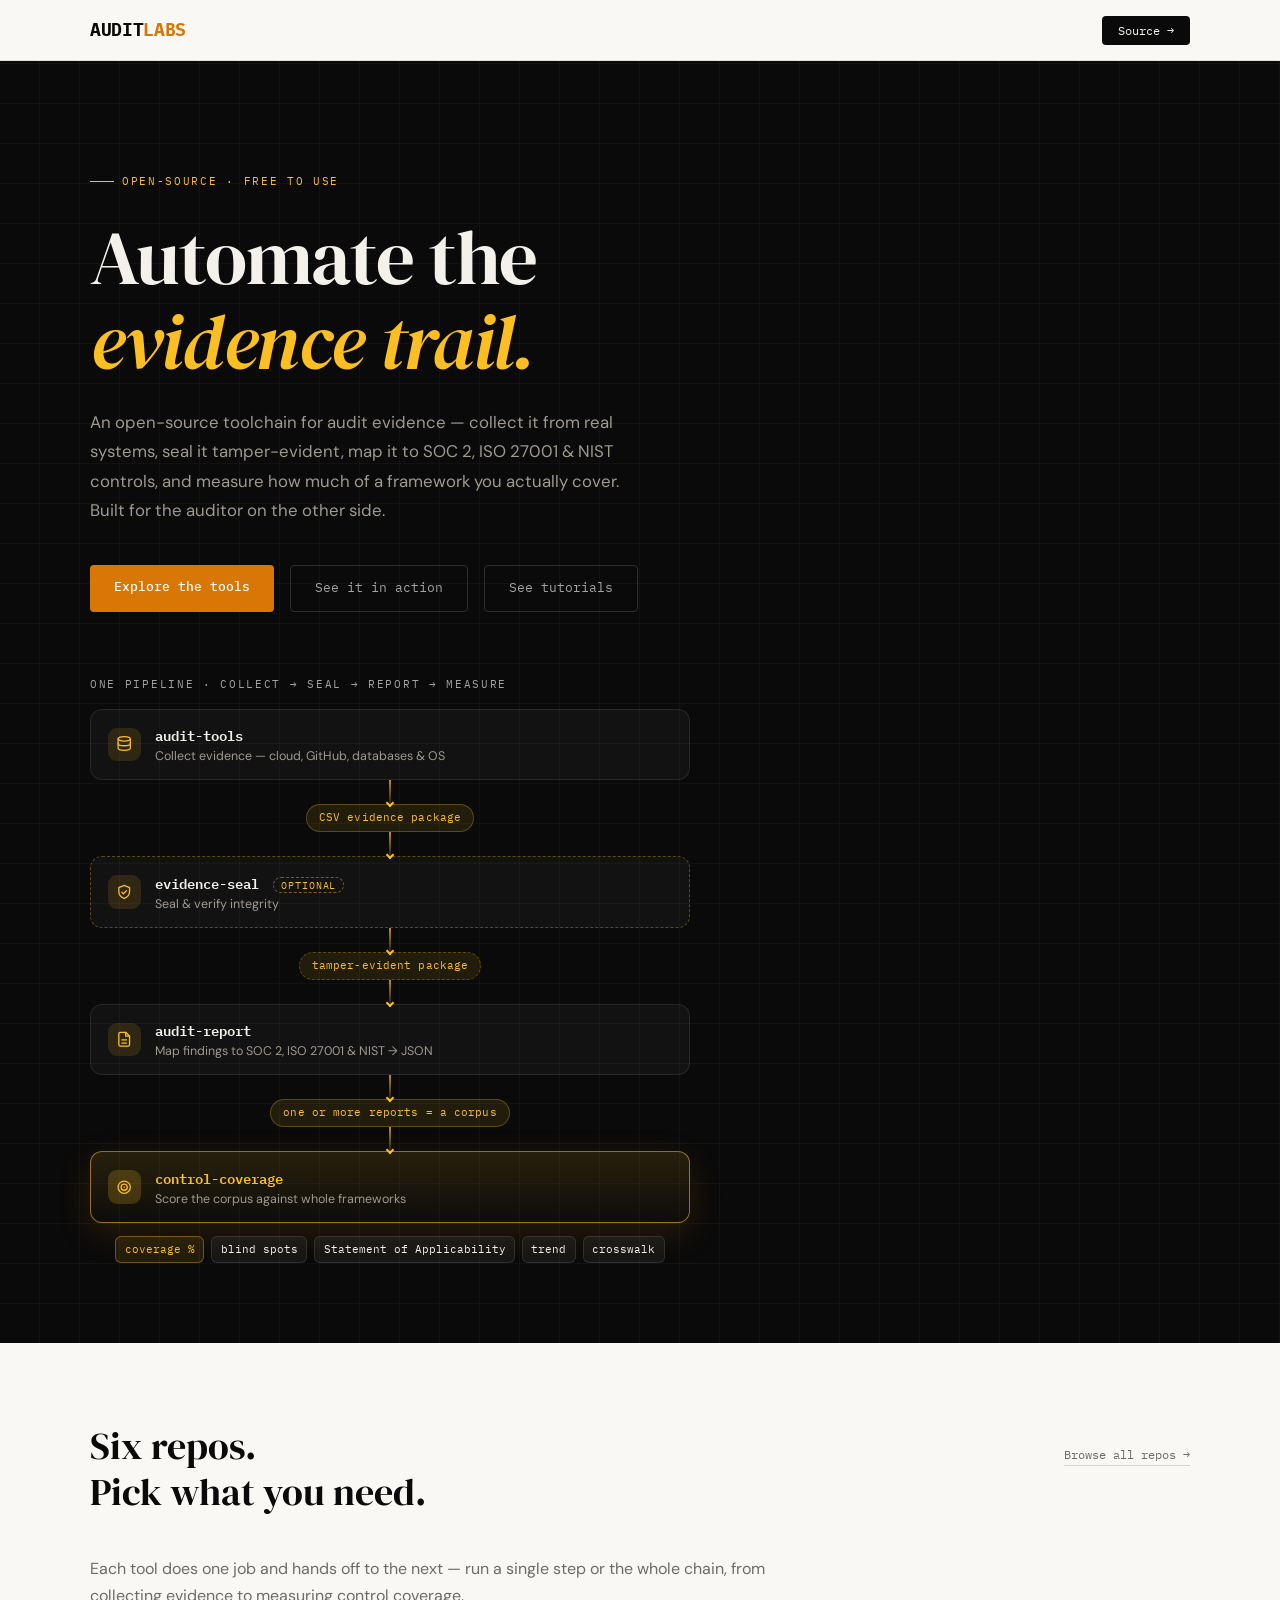
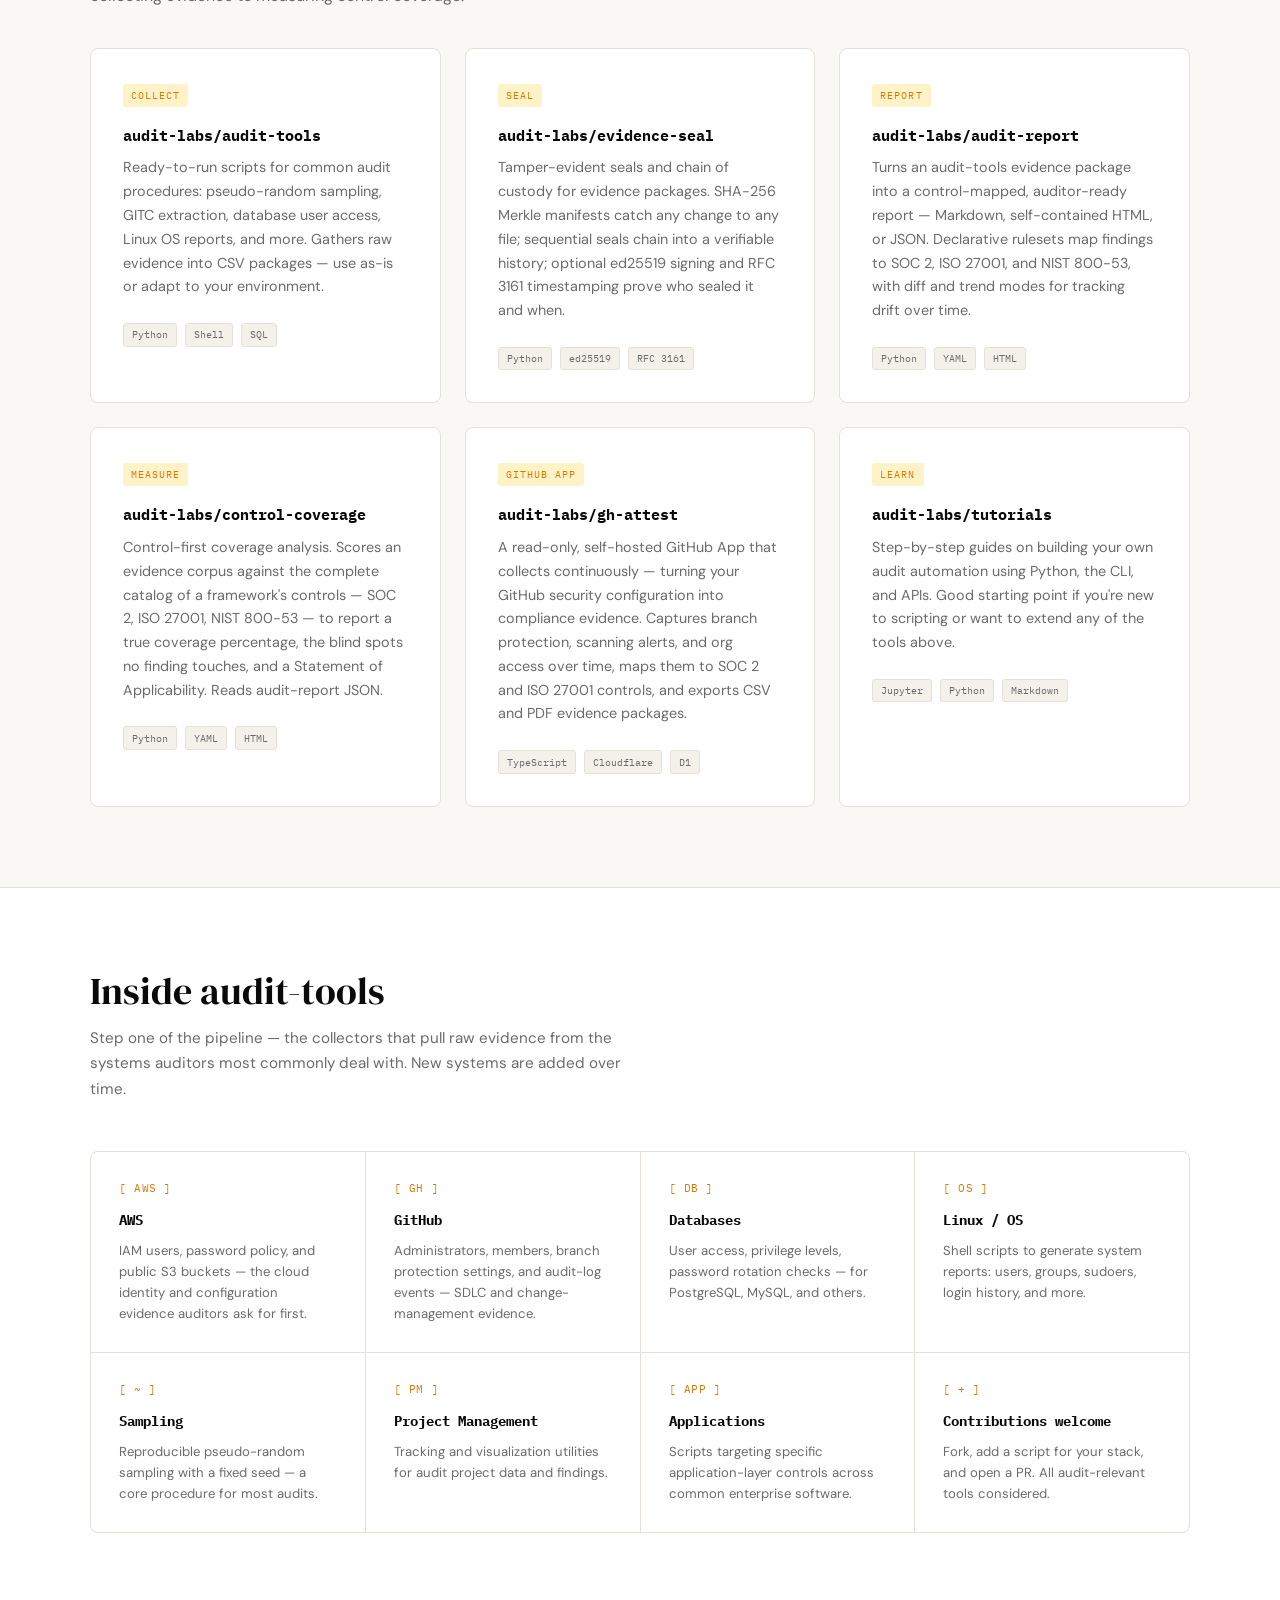
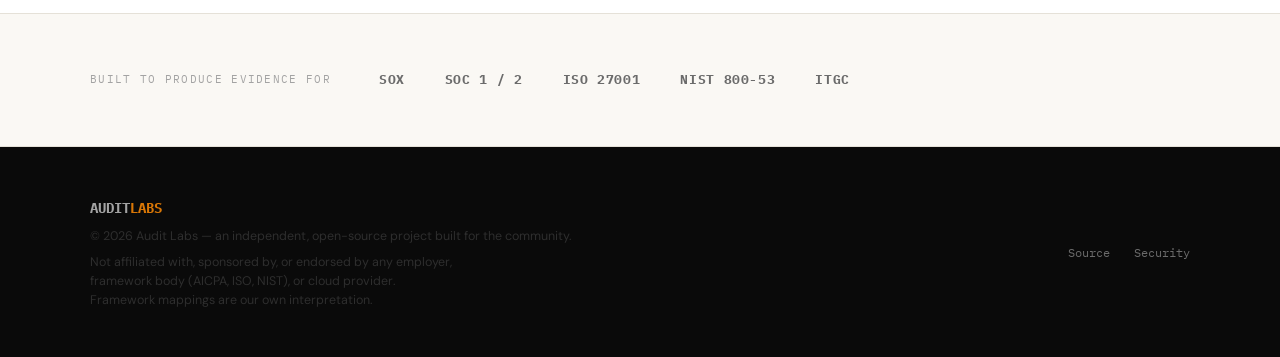
<file: index.html>
<!DOCTYPE html>
<html lang="en">
<head>
    <meta charset="UTF-8">
    <meta name="viewport" content="width=device-width, initial-scale=1.0">
    <title>Audit Labs | Open-source audit evidence toolchain</title>
    <meta name="description" content="An open-source toolchain for audit evidence: collect it from real systems, seal it tamper-evident, map it to SOC 2 / ISO 27001 / NIST controls, and measure how much of a framework you actually cover.">
    <link rel="me" href="https://c.im/@cmc">
    <link rel="preconnect" href="https://fonts.googleapis.com">
    <link href="https://fonts.googleapis.com/css2?family=IBM+Plex+Mono:wght@400;500;700&family=DM+Serif+Display:ital@0;1&family=DM+Sans:wght@400;500;600&display=swap" rel="stylesheet">
    <link rel="stylesheet" href="assets/site.css">
</head>
<body>

<nav>
    <div class="nav-inner">
        <a href="/" class="logo">AUDIT<span>LABS</span></a>
        <ul class="nav-links">
            <li><a href="https://gitbay.org/audit-labs" class="btn-github">Source →</a></li>
        </ul>
    </div>
</nav>
<header class="hero">
    <div class="hero-inner">
        <div class="hero-label">Open-source · Free to use</div>
        <h1>Automate the<br><em>evidence trail.</em></h1>
        <p class="hero-desc">
            An open-source toolchain for audit evidence — collect it from real systems, seal it tamper-evident, map it to SOC&nbsp;2, ISO&nbsp;27001 &amp; NIST controls, and measure how much of a framework you actually cover. Built for the auditor on the other side.
        </p>
        <div class="hero-actions">
            <a href="#repos" class="btn-primary">Explore the tools</a>
            <a href="/walkthrough/" class="btn-secondary">See it in action</a>
            <a href="https://gitbay.org/audit-labs/tutorials" class="btn-secondary">See tutorials</a>
        </div>

        <div class="ecosystem" role="img" aria-label="The Audit Labs pipeline: audit-tools collects evidence into a CSV package; evidence-seal seals and verifies that package; audit-report turns each package into a control-mapped JSON report; one or more reports form a corpus that control-coverage turns into a coverage percentage, blind spots, a Statement of Applicability, trend, and crosswalk.">
            <div class="eco-cap">One pipeline · collect → seal → report → measure</div>

            <div class="eco-node">
                <span class="eco-icon" aria-hidden="true"><svg width="20" height="20" viewBox="0 0 24 24" fill="none" stroke="currentColor" stroke-width="1.7" stroke-linecap="round" stroke-linejoin="round"><ellipse cx="12" cy="5" rx="8" ry="3"/><path d="M4 5v6c0 1.7 3.6 3 8 3s8-1.3 8-3V5"/><path d="M4 11v6c0 1.7 3.6 3 8 3s8-1.3 8-3v-6"/></svg></span>
                <div class="eco-main">
                    <span class="eco-name">audit-tools</span>
                    <span class="eco-role">Collect evidence — cloud, GitHub, databases &amp; OS</span>
                </div>
            </div>

            <div class="eco-connector"></div>
            <span class="eco-artifact">CSV evidence package</span>
            <div class="eco-connector"></div>

            <div class="eco-node eco-node--seal">
                <span class="eco-icon" aria-hidden="true"><svg width="20" height="20" viewBox="0 0 24 24" fill="none" stroke="currentColor" stroke-width="1.7" stroke-linecap="round" stroke-linejoin="round"><path d="M12 3l7 3v5c0 4.5-3 7.5-7 9-4-1.5-7-4.5-7-9V6z"/><path d="M9 12l2 2 4-4"/></svg></span>
                <div class="eco-main">
                    <span class="eco-name">evidence-seal <span class="eco-optional">optional</span></span>
                    <span class="eco-role">Seal &amp; verify integrity</span>
                </div>
            </div>

            <div class="eco-connector"></div>
            <span class="eco-artifact eco-artifact--dashed">tamper-evident package</span>
            <div class="eco-connector"></div>

            <div class="eco-node">
                <span class="eco-icon" aria-hidden="true"><svg width="20" height="20" viewBox="0 0 24 24" fill="none" stroke="currentColor" stroke-width="1.7" stroke-linecap="round" stroke-linejoin="round"><path d="M14 3H7a2 2 0 0 0-2 2v14a2 2 0 0 0 2 2h10a2 2 0 0 0 2-2V8z"/><path d="M14 3v5h5"/><path d="M9 13h6M9 17h6"/></svg></span>
                <div class="eco-main">
                    <span class="eco-name">audit-report</span>
                    <span class="eco-role">Map findings to SOC 2, ISO 27001 &amp; NIST → JSON</span>
                </div>
            </div>

            <div class="eco-connector"></div>
            <span class="eco-artifact">one or more reports = a corpus</span>
            <div class="eco-connector"></div>

            <div class="eco-node eco-node--flagship">
                <span class="eco-icon" aria-hidden="true"><svg width="20" height="20" viewBox="0 0 24 24" fill="none" stroke="currentColor" stroke-width="1.7" stroke-linecap="round" stroke-linejoin="round"><circle cx="12" cy="12" r="8"/><circle cx="12" cy="12" r="4"/><circle cx="12" cy="12" r="1" fill="currentColor" stroke="none"/></svg></span>
                <div class="eco-main">
                    <span class="eco-name">control-coverage</span>
                    <span class="eco-role">Score the corpus against whole frameworks</span>
                </div>
            </div>

            <div class="eco-outputs">
                <span>coverage %</span>
                <span>blind spots</span>
                <span>Statement of Applicability</span>
                <span>trend</span>
                <span>crosswalk</span>
            </div>
        </div>
    </div>
</header>

<section class="repos" id="repos">
    <div class="section-inner">
        <div class="section-header">
            <h2>Six repos.<br>Pick what you need.</h2>
            <a href="https://gitbay.org/audit-labs" class="section-link">Browse all repos →</a>
        </div>
        <p class="lede" style="margin: -0.5rem 0 2.4rem;">Each tool does one job and hands off to the next — run a single step or the whole chain, from collecting evidence to measuring control coverage.</p>
        <div class="repo-grid">
            <a href="https://gitbay.org/audit-labs/audit-tools" class="repo-card">
                <div class="repo-tag">Collect</div>
                <h3>audit-labs/audit-tools</h3>
                <p>Ready-to-run scripts for common audit procedures: pseudo-random sampling, GITC extraction, database user access, Linux OS reports, and more. Gathers raw evidence into CSV packages — use as-is or adapt to your environment.</p>
                <div class="repo-langs">
                    <span class="lang-badge">Python</span>
                    <span class="lang-badge">Shell</span>
                    <span class="lang-badge">SQL</span>
                </div>
            </a>
            <a href="/evidence-seal/" class="repo-card">
                <div class="repo-tag">Seal</div>
                <h3>audit-labs/evidence-seal</h3>
                <p>Tamper-evident seals and chain of custody for evidence packages. SHA-256 Merkle manifests catch any change to any file; sequential seals chain into a verifiable history; optional ed25519 signing and RFC 3161 timestamping prove who sealed it and when.</p>
                <div class="repo-langs">
                    <span class="lang-badge">Python</span>
                    <span class="lang-badge">ed25519</span>
                    <span class="lang-badge">RFC 3161</span>
                </div>
            </a>
            <a href="/audit-report/" class="repo-card">
                <div class="repo-tag">Report</div>
                <h3>audit-labs/audit-report</h3>
                <p>Turns an audit-tools evidence package into a control-mapped, auditor-ready report — Markdown, self-contained HTML, or JSON. Declarative rulesets map findings to SOC 2, ISO 27001, and NIST 800-53, with diff and trend modes for tracking drift over time.</p>
                <div class="repo-langs">
                    <span class="lang-badge">Python</span>
                    <span class="lang-badge">YAML</span>
                    <span class="lang-badge">HTML</span>
                </div>
            </a>
            <a href="/control-coverage/" class="repo-card">
                <div class="repo-tag">Measure</div>
                <h3>audit-labs/control-coverage</h3>
                <p>Control-first coverage analysis. Scores an evidence corpus against the complete catalog of a framework's controls — SOC 2, ISO 27001, NIST 800-53 — to report a true coverage percentage, the blind spots no finding touches, and a Statement of Applicability. Reads audit-report JSON.</p>
                <div class="repo-langs">
                    <span class="lang-badge">Python</span>
                    <span class="lang-badge">YAML</span>
                    <span class="lang-badge">HTML</span>
                </div>
            </a>
            <a href="/gh-attest/" class="repo-card">
                <div class="repo-tag">GitHub App</div>
                <h3>audit-labs/gh-attest</h3>
                <p>A read-only, self-hosted GitHub App that collects continuously — turning your GitHub security configuration into compliance evidence. Captures branch protection, scanning alerts, and org access over time, maps them to SOC 2 and ISO 27001 controls, and exports CSV and PDF evidence packages.</p>
                <div class="repo-langs">
                    <span class="lang-badge">TypeScript</span>
                    <span class="lang-badge">Cloudflare</span>
                    <span class="lang-badge">D1</span>
                </div>
            </a>
            <a href="https://gitbay.org/audit-labs/tutorials" class="repo-card">
                <div class="repo-tag">Learn</div>
                <h3>audit-labs/tutorials</h3>
                <p>Step-by-step guides on building your own audit automation using Python, the CLI, and APIs. Good starting point if you're new to scripting or want to extend any of the tools above.</p>
                <div class="repo-langs">
                    <span class="lang-badge">Jupyter</span>
                    <span class="lang-badge">Python</span>
                    <span class="lang-badge">Markdown</span>
                </div>
            </a>
        </div>
    </div>
</section>

<section class="tools">
    <div class="section-inner">
        <div class="tools-intro">
            <h2>Inside audit-tools</h2>
            <p>Step one of the pipeline — the collectors that pull raw evidence from the systems auditors most commonly deal with. New systems are added over time.</p>
        </div>
        <div class="tool-list">
            <div class="tool-item">
                <div class="tool-icon">[ AWS ]</div>
                <h4>AWS</h4>
                <p>IAM users, password policy, and public S3 buckets — the cloud identity and configuration evidence auditors ask for first.</p>
            </div>
            <div class="tool-item">
                <div class="tool-icon">[ GH ]</div>
                <h4>GitHub</h4>
                <p>Administrators, members, branch protection settings, and audit-log events — SDLC and change-management evidence.</p>
            </div>
            <div class="tool-item">
                <div class="tool-icon">[ DB ]</div>
                <h4>Databases</h4>
                <p>User access, privilege levels, password rotation checks — for PostgreSQL, MySQL, and others.</p>
            </div>
            <div class="tool-item">
                <div class="tool-icon">[ OS ]</div>
                <h4>Linux / OS</h4>
                <p>Shell scripts to generate system reports: users, groups, sudoers, login history, and more.</p>
            </div>
            <div class="tool-item">
                <div class="tool-icon">[ ~ ]</div>
                <h4>Sampling</h4>
                <p>Reproducible pseudo-random sampling with a fixed seed — a core procedure for most audits.</p>
            </div>
            <div class="tool-item">
                <div class="tool-icon">[ PM ]</div>
                <h4>Project Management</h4>
                <p>Tracking and visualization utilities for audit project data and findings.</p>
            </div>
            <div class="tool-item">
                <div class="tool-icon">[ APP ]</div>
                <h4>Applications</h4>
                <p>Scripts targeting specific application-layer controls across common enterprise software.</p>
            </div>
            <div class="tool-item">
                <div class="tool-icon">[ + ]</div>
                <h4>Contributions welcome</h4>
                <p>Fork, add a script for your stack, and open a PR. All audit-relevant tools considered.</p>
            </div>
        </div>
    </div>
</section>

<section class="frameworks">
    <div class="frameworks-inner">
        <span class="frameworks-label">Built to produce evidence for</span>
        <div class="frameworks-list">
            <span class="framework-tag">SOX</span>
            <span class="framework-tag">SOC 1 / 2</span>
            <span class="framework-tag">ISO 27001</span>
            <span class="framework-tag">NIST 800-53</span>
            <span class="framework-tag">ITGC</span>
        </div>
    </div>
</section>


<footer>
    <div class="footer-inner">
        <div class="footer-left">
            <a href="/" class="footer-logo">AUDIT<span>LABS</span></a>
            <p>© 2026 Audit Labs — an independent, open-source project built for the community.</p>
            <p class="footer-note">Not affiliated with, sponsored by, or endorsed by any employer, framework body (AICPA, ISO, NIST), or cloud provider. Framework mappings are our own interpretation.</p>
        </div>
        <div class="footer-links">
            <a href="https://gitbay.org/audit-labs">Source</a>
            <a href="mailto:security@audit-labs.dev">Security</a>
        </div>
    </div>
</footer>

</body>
</html>
</file>
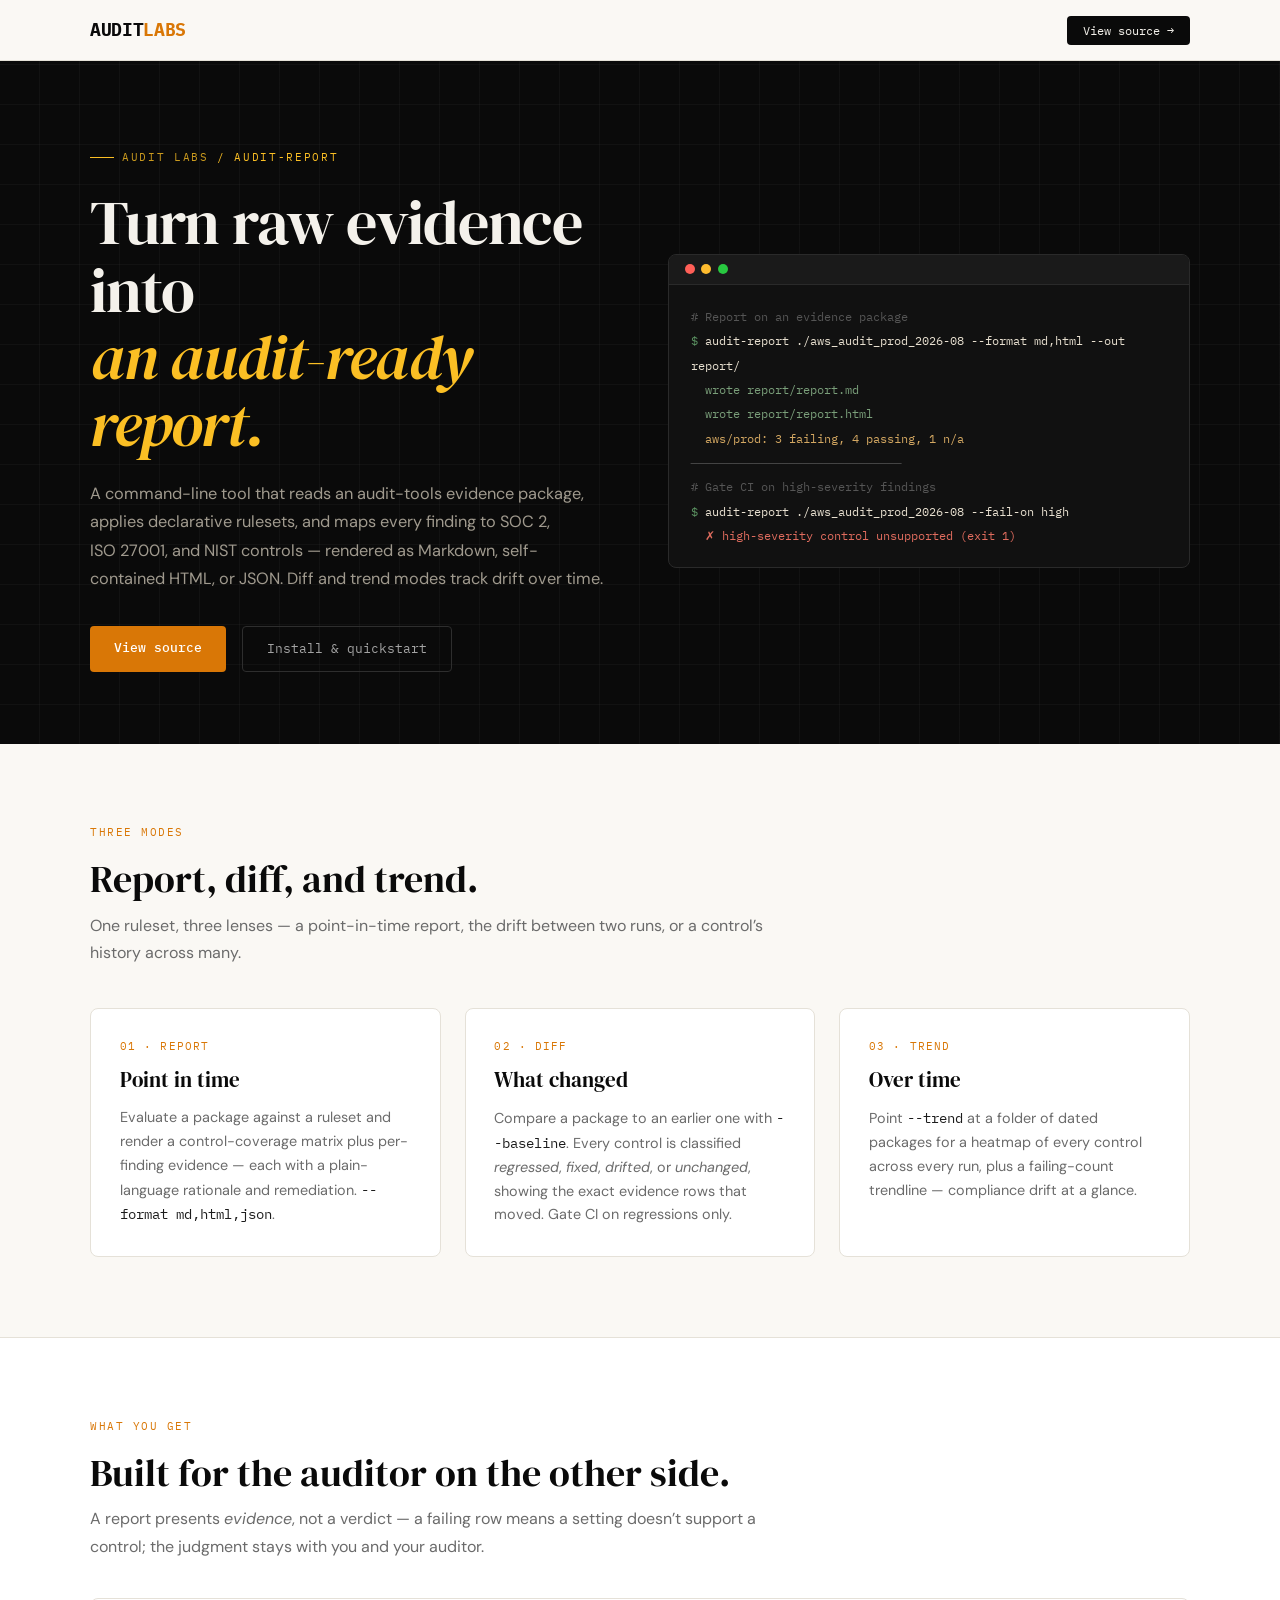
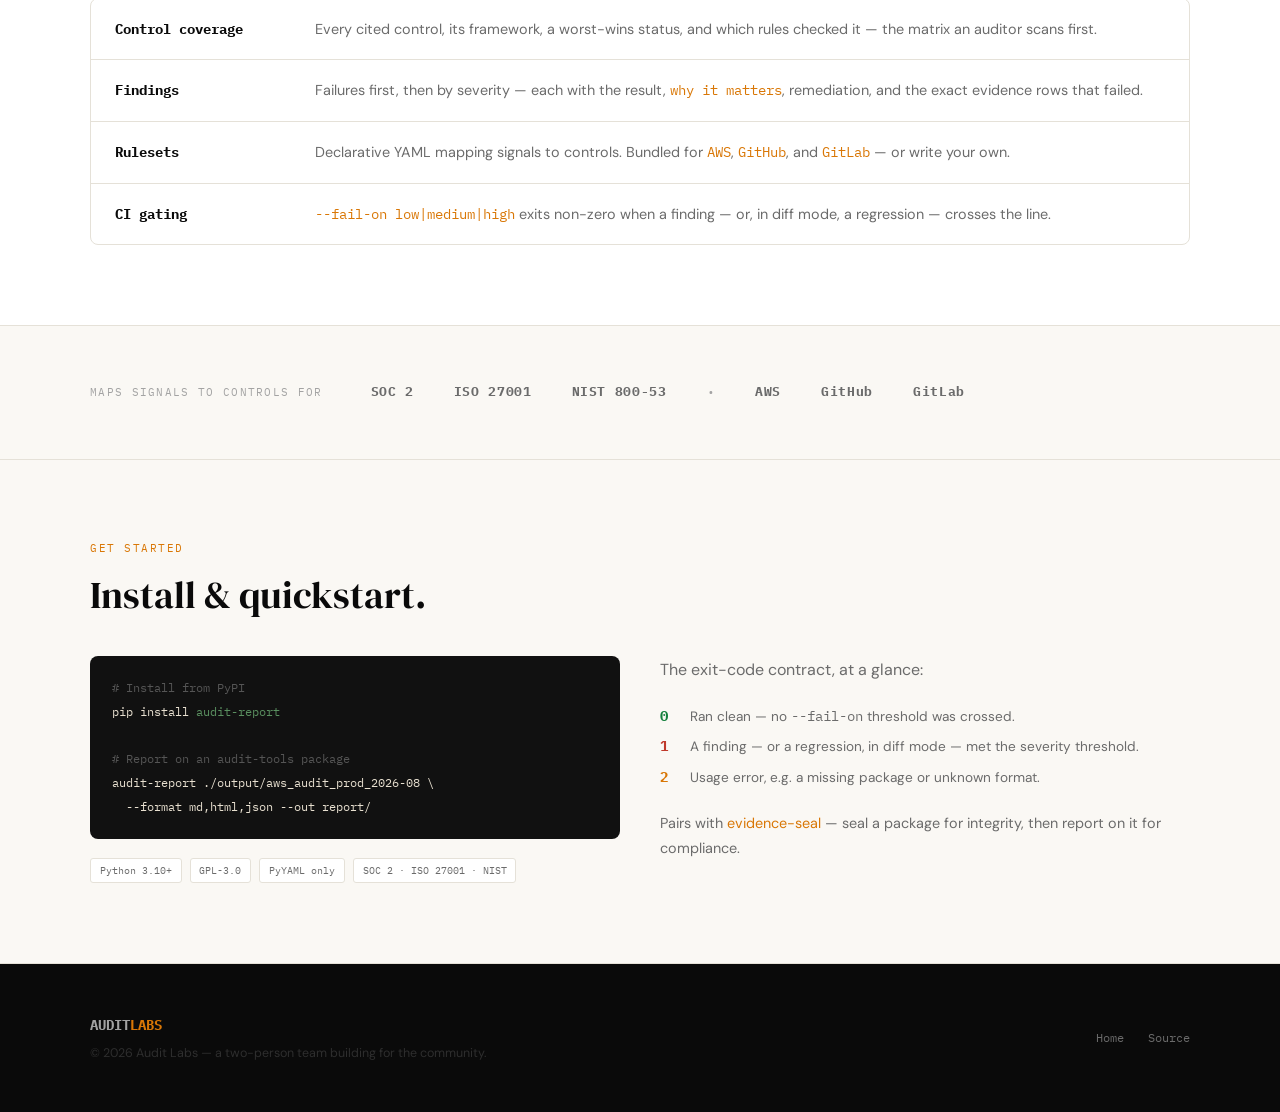
<file: audit-report/index.html>
<!DOCTYPE html>
<html lang="en">
<head>
    <meta charset="UTF-8">
    <meta name="viewport" content="width=device-width, initial-scale=1.0">
    <title>audit-report | Audit Labs</title>
    <meta name="description" content="Turn audit-tools evidence packages into control-mapped, auditor-ready reports (Markdown, HTML, JSON) with SOC 2, ISO 27001 and NIST mappings, plus diff and trend modes.">
    <link rel="preconnect" href="https://fonts.googleapis.com">
    <link href="https://fonts.googleapis.com/css2?family=IBM+Plex+Mono:wght@400;500;700&family=DM+Serif+Display:ital@0;1&family=DM+Sans:wght@400;500;600&display=swap" rel="stylesheet">
    <link rel="stylesheet" href="../assets/site.css">
</head>
<body>

<nav>
    <div class="nav-inner">
        <a href="/" class="logo">AUDIT<span>LABS</span></a>
        <ul class="nav-links">
            <li><a href="https://gitbay.org/audit-labs/audit-report" class="btn-github">View source →</a></li>
        </ul>
    </div>
</nav>
<header class="hero split">
    <div class="hero-inner">
        <div>
            <div class="crumb"><a href="/">Audit Labs</a> / audit-report</div>
            <h1>Turn raw evidence into<br><em>an audit-ready report.</em></h1>
            <p class="hero-desc">
                A command-line tool that reads an audit-tools evidence package, applies declarative
                rulesets, and maps every finding to SOC&nbsp;2, ISO&nbsp;27001, and NIST controls &mdash;
                rendered as Markdown, self-contained HTML, or JSON. Diff and trend modes track drift over time.
            </p>
            <div class="hero-actions">
                <a href="https://gitbay.org/audit-labs/audit-report" class="btn-primary">View source</a>
                <a href="#install" class="btn-secondary">Install &amp; quickstart</a>
            </div>
        </div>
        <div class="terminal">
            <div class="terminal-bar"><div class="dot dot-red"></div><div class="dot dot-yellow"></div><div class="dot dot-green"></div></div>
            <div class="terminal-body">
                <span class="t-comment"># Report on an evidence package</span><br>
                <span class="t-prompt">$</span> <span class="t-cmd">audit-report ./aws_audit_prod_2026-08 --format md,html --out report/</span><br>
                <span class="t-out">&nbsp;&nbsp;wrote report/report.md</span><br>
                <span class="t-out">&nbsp;&nbsp;wrote report/report.html</span><br>
                <span class="t-path">&nbsp;&nbsp;aws/prod: 3 failing, 4 passing, 1 n/a</span><br>
                <span class="t-dim">──────────────────────────────</span><br>
                <span class="t-comment"># Gate CI on high-severity findings</span><br>
                <span class="t-prompt">$</span> <span class="t-cmd">audit-report ./aws_audit_prod_2026-08 --fail-on high</span><br>
                <span class="t-bad">&nbsp;&nbsp;✗ high-severity control unsupported  (exit 1)</span>
            </div>
        </div>
    </div>
</header>

<section>
    <div class="section-inner">
        <div class="eyebrow">Three modes</div>
        <h2>Report, diff, and trend.</h2>
        <p class="lede">One ruleset, three lenses &mdash; a point-in-time report, the drift between two runs, or a control&rsquo;s history across many.</p>
        <div class="guarantees">
            <div class="card">
                <div class="num">01 · REPORT</div>
                <h3>Point in time</h3>
                <p>Evaluate a package against a ruleset and render a control-coverage matrix plus per-finding evidence &mdash; each with a plain-language rationale and remediation. <span class="mono">--format md,html,json</span>.</p>
            </div>
            <div class="card">
                <div class="num">02 · DIFF</div>
                <h3>What changed</h3>
                <p>Compare a package to an earlier one with <span class="mono">--baseline</span>. Every control is classified <em>regressed</em>, <em>fixed</em>, <em>drifted</em>, or <em>unchanged</em>, showing the exact evidence rows that moved. Gate CI on regressions only.</p>
            </div>
            <div class="card">
                <div class="num">03 · TREND</div>
                <h3>Over time</h3>
                <p>Point <span class="mono">--trend</span> at a folder of dated packages for a heatmap of every control across every run, plus a failing-count trendline &mdash; compliance drift at a glance.</p>
            </div>
        </div>
    </div>
</section>

<section class="cmds">
    <div class="section-inner">
        <div class="eyebrow">What you get</div>
        <h2>Built for the auditor on the other side.</h2>
        <p class="lede">A report presents <em>evidence</em>, not a verdict &mdash; a failing row means a setting doesn&rsquo;t support a control; the judgment stays with you and your auditor.</p>
        <div class="cmd-list">
            <div class="cmd-row"><div class="cmd-name">Control coverage</div><div class="cmd-desc">Every cited control, its framework, a worst-wins status, and which rules checked it &mdash; the matrix an auditor scans first.</div></div>
            <div class="cmd-row"><div class="cmd-name">Findings</div><div class="cmd-desc">Failures first, then by severity &mdash; each with the result, <span class="mono">why it matters</span>, remediation, and the exact evidence rows that failed.</div></div>
            <div class="cmd-row"><div class="cmd-name">Rulesets</div><div class="cmd-desc">Declarative YAML mapping signals to controls. Bundled for <span class="mono">AWS</span>, <span class="mono">GitHub</span>, and <span class="mono">GitLab</span> &mdash; or write your own.</div></div>
            <div class="cmd-row"><div class="cmd-name">CI gating</div><div class="cmd-desc"><span class="mono">--fail-on low|medium|high</span> exits non-zero when a finding &mdash; or, in diff mode, a regression &mdash; crosses the line.</div></div>
        </div>
    </div>
</section>

<section class="frameworks">
    <div class="frameworks-inner">
        <span class="frameworks-label">Maps signals to controls for</span>
        <div class="frameworks-list">
            <span class="framework-tag">SOC 2</span>
            <span class="framework-tag">ISO 27001</span>
            <span class="framework-tag">NIST 800-53</span>
            <span class="framework-tag" style="color:var(--gray-4);">·</span>
            <span class="framework-tag">AWS</span>
            <span class="framework-tag">GitHub</span>
            <span class="framework-tag">GitLab</span>
        </div>
    </div>
</section>

<section class="install" id="install">
    <div class="section-inner">
        <div class="eyebrow">Get started</div>
        <h2>Install &amp; quickstart.</h2>
        <div class="install-grid">
            <div>
                <pre><span class="c"># Install from PyPI</span>
pip install <span class="p">audit-report</span>

<span class="c"># Report on an audit-tools package</span>
audit-report ./output/aws_audit_prod_2026-08 \
  --format md,html,json --out report/</pre>
                <div class="badges">
                    <span class="badge">Python 3.10+</span>
                    <span class="badge">GPL-3.0</span>
                    <span class="badge">PyYAML only</span>
                    <span class="badge">SOC 2 · ISO 27001 · NIST</span>
                </div>
            </div>
            <div>
                <p class="lede">The exit-code contract, at a glance:</p>
                <div class="exit">
                    <div class="e"><span class="code g">0</span><span>Ran clean &mdash; no <span class="mono">--fail-on</span> threshold was crossed.</span></div>
                    <div class="e"><span class="code r">1</span><span>A finding &mdash; or a regression, in diff mode &mdash; met the severity threshold.</span></div>
                    <div class="e"><span class="code a">2</span><span>Usage error, e.g. a missing package or unknown format.</span></div>
                </div>
                <p class="lede" style="margin-top:1.4rem; font-size:.9rem;">
                    Pairs with <a href="/evidence-seal/" style="color:var(--amber); text-decoration:none;">evidence-seal</a>
                    &mdash; seal a package for integrity, then report on it for compliance.
                </p>
            </div>
        </div>
    </div>
</section>


<footer>
    <div class="footer-inner">
        <div class="footer-left">
            <a href="/" class="footer-logo">AUDIT<span>LABS</span></a>
            <p>© 2026 Audit Labs — a two-person team building for the community.</p>
        </div>
        <div class="footer-links">
            <a href="/">Home</a>
            <a href="https://gitbay.org/audit-labs">Source</a>
        </div>
    </div>
</footer>

</body>
</html>
</file>
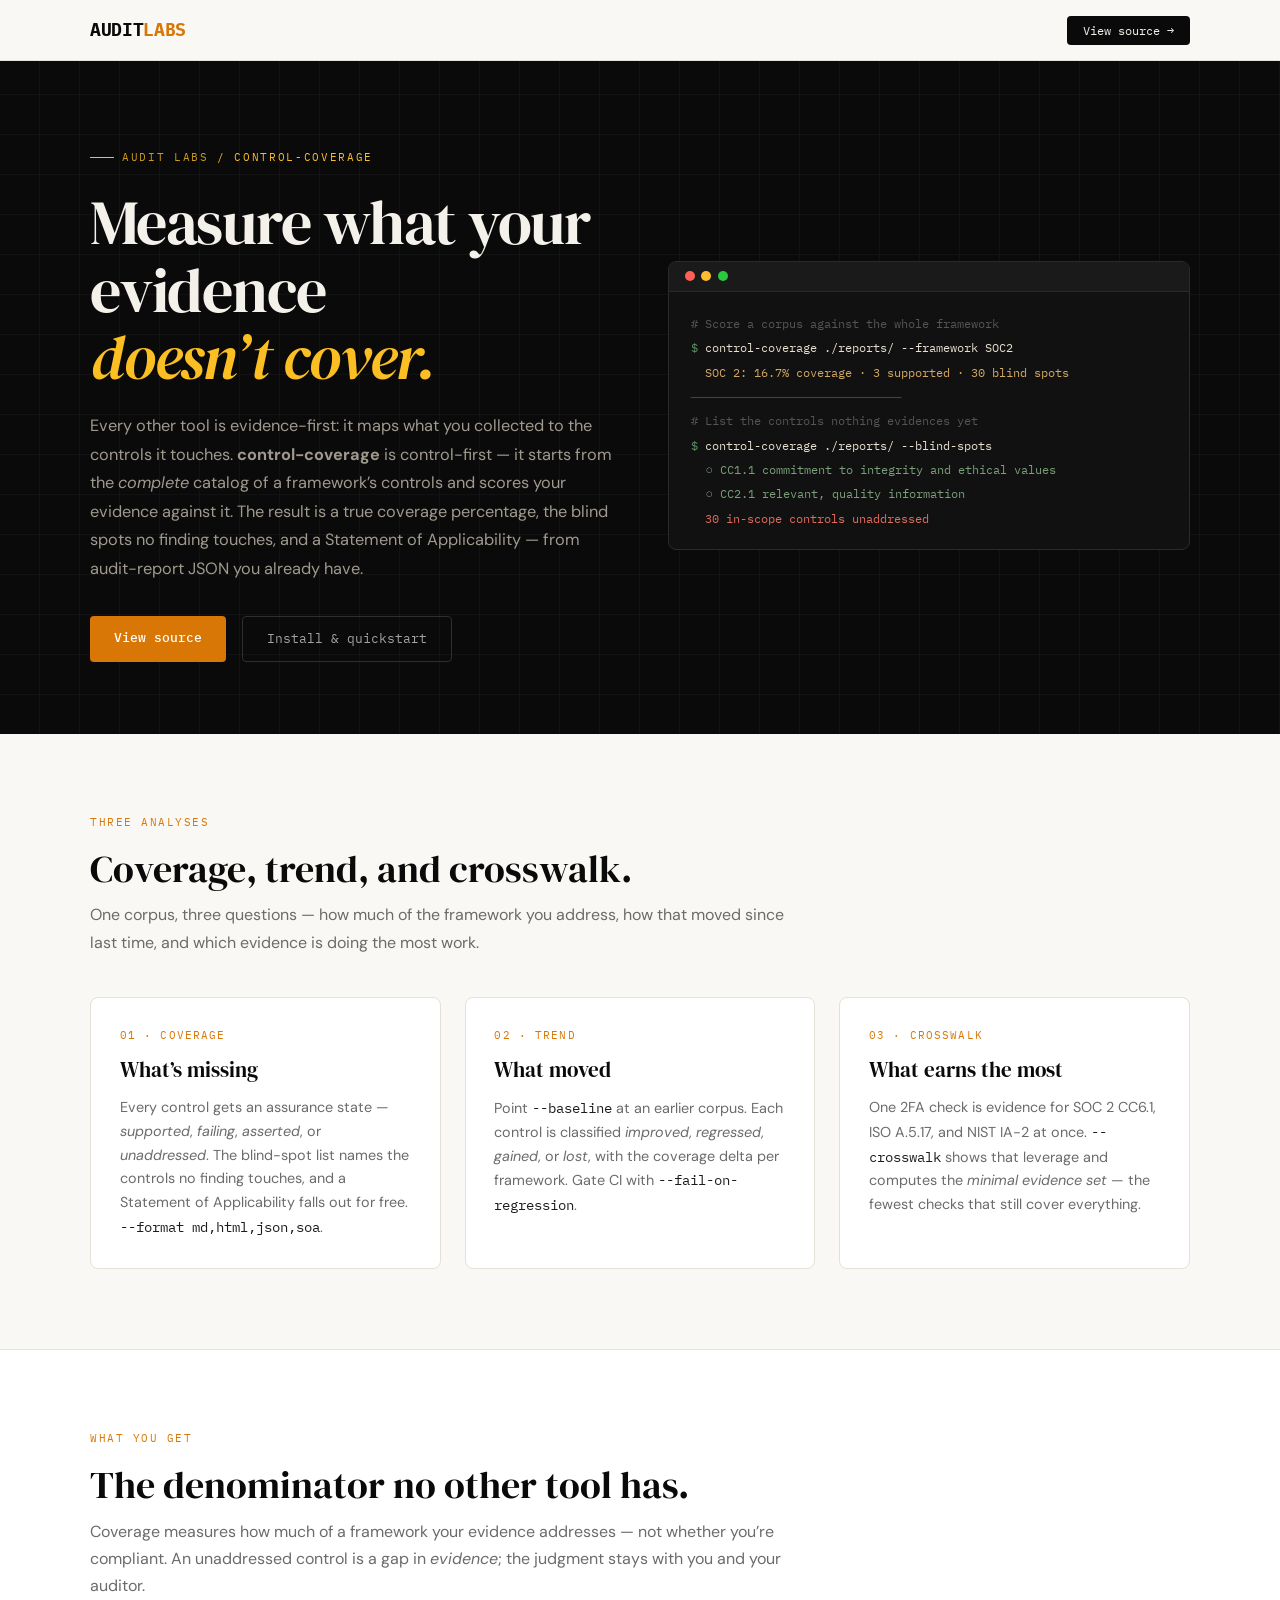
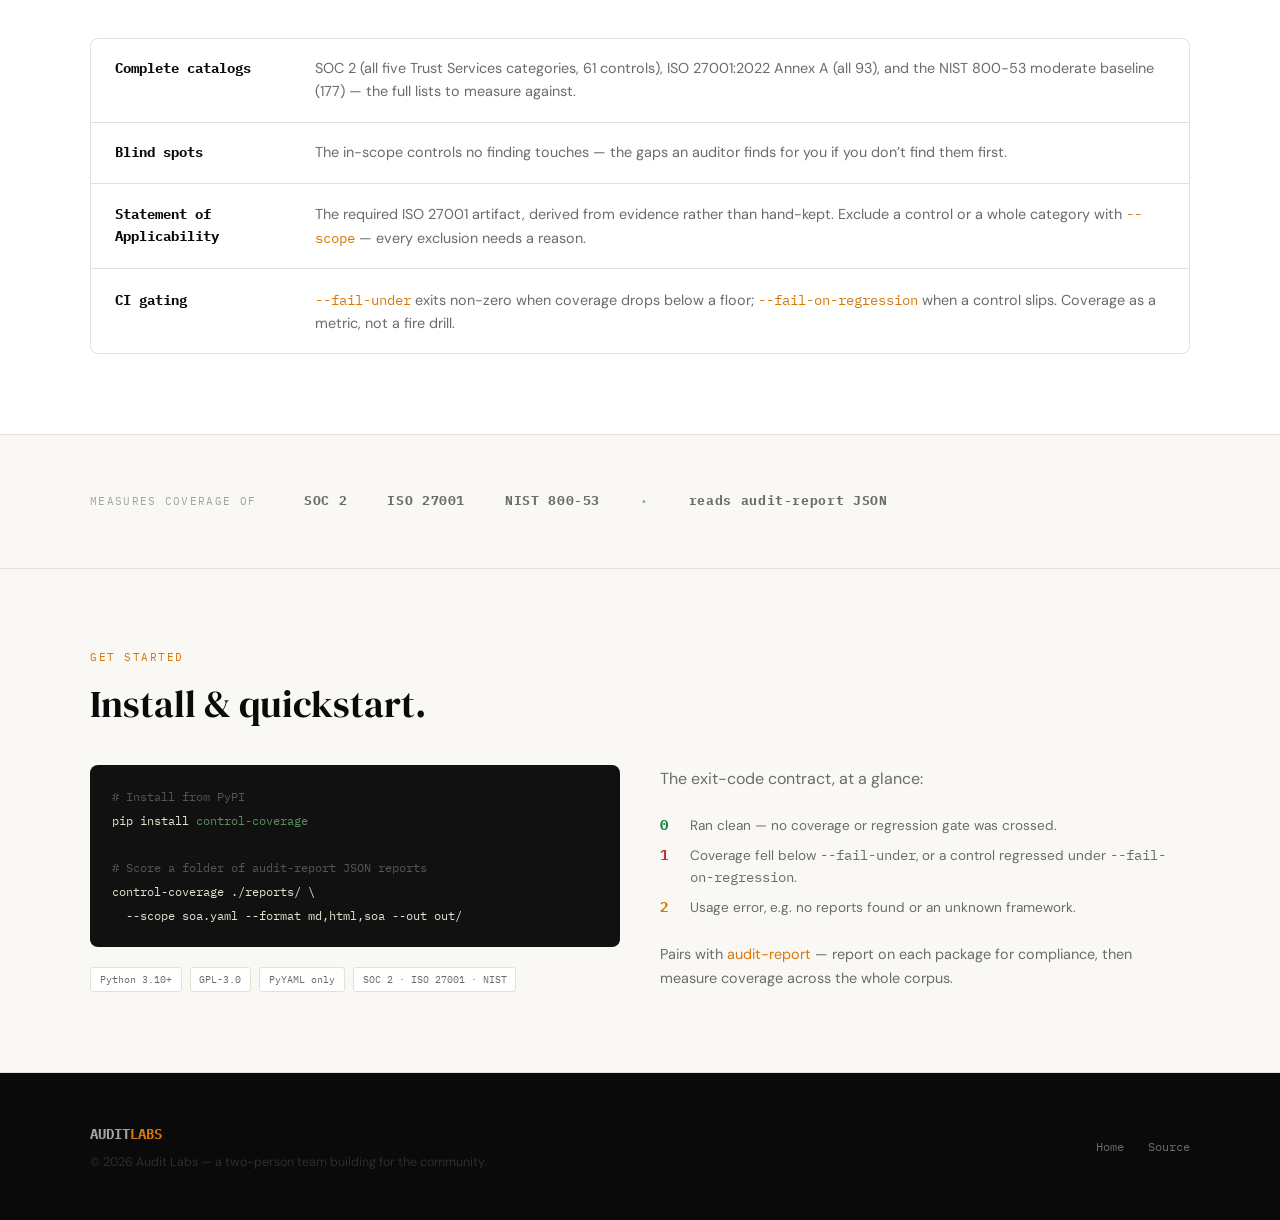
<file: control-coverage/index.html>
<!DOCTYPE html>
<html lang="en">
<head>
    <meta charset="UTF-8">
    <meta name="viewport" content="width=device-width, initial-scale=1.0">
    <title>control-coverage | Audit Labs</title>
    <meta name="description" content="Control-first coverage and blind-spot analysis. Scores an evidence corpus against the complete catalog of a framework&#x27;s controls — SOC 2, ISO 27001, NIST 800-53 — for a true coverage percentage, the blind spots no finding touches, and a Statement of Applicability.">
    <link rel="preconnect" href="https://fonts.googleapis.com">
    <link href="https://fonts.googleapis.com/css2?family=IBM+Plex+Mono:wght@400;500;700&family=DM+Serif+Display:ital@0;1&family=DM+Sans:wght@400;500;600&display=swap" rel="stylesheet">
    <link rel="stylesheet" href="../assets/site.css">
</head>
<body>

<nav>
    <div class="nav-inner">
        <a href="/" class="logo">AUDIT<span>LABS</span></a>
        <ul class="nav-links">
            <li><a href="https://gitbay.org/audit-labs/control-coverage" class="btn-github">View source →</a></li>
        </ul>
    </div>
</nav>
<header class="hero split">
    <div class="hero-inner">
        <div>
            <div class="crumb"><a href="/">Audit Labs</a> / control-coverage</div>
            <h1>Measure what your evidence<br><em>doesn&rsquo;t cover.</em></h1>
            <p class="hero-desc">
                Every other tool is evidence-first: it maps what you collected to the controls it
                touches. <strong>control-coverage</strong> is control-first &mdash; it starts from the
                <em>complete</em> catalog of a framework&rsquo;s controls and scores your evidence against
                it. The result is a true coverage percentage, the blind spots no finding touches, and a
                Statement of Applicability &mdash; from audit-report JSON you already have.
            </p>
            <div class="hero-actions">
                <a href="https://gitbay.org/audit-labs/control-coverage" class="btn-primary">View source</a>
                <a href="#install" class="btn-secondary">Install &amp; quickstart</a>
            </div>
        </div>
        <div class="terminal">
            <div class="terminal-bar"><div class="dot dot-red"></div><div class="dot dot-yellow"></div><div class="dot dot-green"></div></div>
            <div class="terminal-body">
                <span class="t-comment"># Score a corpus against the whole framework</span><br>
                <span class="t-prompt">$</span> <span class="t-cmd">control-coverage ./reports/ --framework SOC2</span><br>
                <span class="t-path">&nbsp;&nbsp;SOC 2: 16.7% coverage · 3 supported · 30 blind spots</span><br>
                <span class="t-dim">──────────────────────────────</span><br>
                <span class="t-comment"># List the controls nothing evidences yet</span><br>
                <span class="t-prompt">$</span> <span class="t-cmd">control-coverage ./reports/ --blind-spots</span><br>
                <span class="t-out">&nbsp;&nbsp;○ CC1.1  commitment to integrity and ethical values</span><br>
                <span class="t-out">&nbsp;&nbsp;○ CC2.1  relevant, quality information</span><br>
                <span class="t-bad">&nbsp;&nbsp;30 in-scope controls unaddressed</span>
            </div>
        </div>
    </div>
</header>

<section>
    <div class="section-inner">
        <div class="eyebrow">Three analyses</div>
        <h2>Coverage, trend, and crosswalk.</h2>
        <p class="lede">One corpus, three questions &mdash; how much of the framework you address, how that moved since last time, and which evidence is doing the most work.</p>
        <div class="guarantees">
            <div class="card">
                <div class="num">01 · COVERAGE</div>
                <h3>What&rsquo;s missing</h3>
                <p>Every control gets an assurance state &mdash; <em>supported</em>, <em>failing</em>, <em>asserted</em>, or <em>unaddressed</em>. The blind-spot list names the controls no finding touches, and a Statement of Applicability falls out for free. <span class="mono">--format md,html,json,soa</span>.</p>
            </div>
            <div class="card">
                <div class="num">02 · TREND</div>
                <h3>What moved</h3>
                <p>Point <span class="mono">--baseline</span> at an earlier corpus. Each control is classified <em>improved</em>, <em>regressed</em>, <em>gained</em>, or <em>lost</em>, with the coverage delta per framework. Gate CI with <span class="mono">--fail-on-regression</span>.</p>
            </div>
            <div class="card">
                <div class="num">03 · CROSSWALK</div>
                <h3>What earns the most</h3>
                <p>One 2FA check is evidence for SOC&nbsp;2 CC6.1, ISO A.5.17, and NIST IA-2 at once. <span class="mono">--crosswalk</span> shows that leverage and computes the <em>minimal evidence set</em> &mdash; the fewest checks that still cover everything.</p>
            </div>
        </div>
    </div>
</section>

<section class="cmds">
    <div class="section-inner">
        <div class="eyebrow">What you get</div>
        <h2>The denominator no other tool has.</h2>
        <p class="lede">Coverage measures how much of a framework your evidence addresses &mdash; not whether you&rsquo;re compliant. An unaddressed control is a gap in <em>evidence</em>; the judgment stays with you and your auditor.</p>
        <div class="cmd-list">
            <div class="cmd-row"><div class="cmd-name">Complete catalogs</div><div class="cmd-desc">SOC&nbsp;2 (all five Trust Services categories, 61 controls), ISO&nbsp;27001:2022 Annex&nbsp;A (all 93), and the NIST 800-53 moderate baseline (177) &mdash; the full lists to measure against.</div></div>
            <div class="cmd-row"><div class="cmd-name">Blind spots</div><div class="cmd-desc">The in-scope controls no finding touches &mdash; the gaps an auditor finds for you if you don&rsquo;t find them first.</div></div>
            <div class="cmd-row"><div class="cmd-name">Statement of Applicability</div><div class="cmd-desc">The required ISO&nbsp;27001 artifact, derived from evidence rather than hand-kept. Exclude a control or a whole category with <span class="mono">--scope</span> &mdash; every exclusion needs a reason.</div></div>
            <div class="cmd-row"><div class="cmd-name">CI gating</div><div class="cmd-desc"><span class="mono">--fail-under</span> exits non-zero when coverage drops below a floor; <span class="mono">--fail-on-regression</span> when a control slips. Coverage as a metric, not a fire drill.</div></div>
        </div>
    </div>
</section>

<section class="frameworks">
    <div class="frameworks-inner">
        <span class="frameworks-label">Measures coverage of</span>
        <div class="frameworks-list">
            <span class="framework-tag">SOC 2</span>
            <span class="framework-tag">ISO 27001</span>
            <span class="framework-tag">NIST 800-53</span>
            <span class="framework-tag" style="color:var(--gray-4);">·</span>
            <span class="framework-tag">reads audit-report JSON</span>
        </div>
    </div>
</section>

<section class="install" id="install">
    <div class="section-inner">
        <div class="eyebrow">Get started</div>
        <h2>Install &amp; quickstart.</h2>
        <div class="install-grid">
            <div>
                <pre><span class="c"># Install from PyPI</span>
pip install <span class="p">control-coverage</span>

<span class="c"># Score a folder of audit-report JSON reports</span>
control-coverage ./reports/ \
  --scope soa.yaml --format md,html,soa --out out/</pre>
                <div class="badges">
                    <span class="badge">Python 3.10+</span>
                    <span class="badge">GPL-3.0</span>
                    <span class="badge">PyYAML only</span>
                    <span class="badge">SOC 2 · ISO 27001 · NIST</span>
                </div>
            </div>
            <div>
                <p class="lede">The exit-code contract, at a glance:</p>
                <div class="exit">
                    <div class="e"><span class="code g">0</span><span>Ran clean &mdash; no coverage or regression gate was crossed.</span></div>
                    <div class="e"><span class="code r">1</span><span>Coverage fell below <span class="mono">--fail-under</span>, or a control regressed under <span class="mono">--fail-on-regression</span>.</span></div>
                    <div class="e"><span class="code a">2</span><span>Usage error, e.g. no reports found or an unknown framework.</span></div>
                </div>
                <p class="lede" style="margin-top:1.4rem; font-size:.9rem;">
                    Pairs with <a href="/audit-report/" style="color:var(--amber); text-decoration:none;">audit-report</a>
                    &mdash; report on each package for compliance, then measure coverage across the whole corpus.
                </p>
            </div>
        </div>
    </div>
</section>


<footer>
    <div class="footer-inner">
        <div class="footer-left">
            <a href="/" class="footer-logo">AUDIT<span>LABS</span></a>
            <p>© 2026 Audit Labs — a two-person team building for the community.</p>
        </div>
        <div class="footer-links">
            <a href="/">Home</a>
            <a href="https://gitbay.org/audit-labs">Source</a>
        </div>
    </div>
</footer>

</body>
</html>
</file>
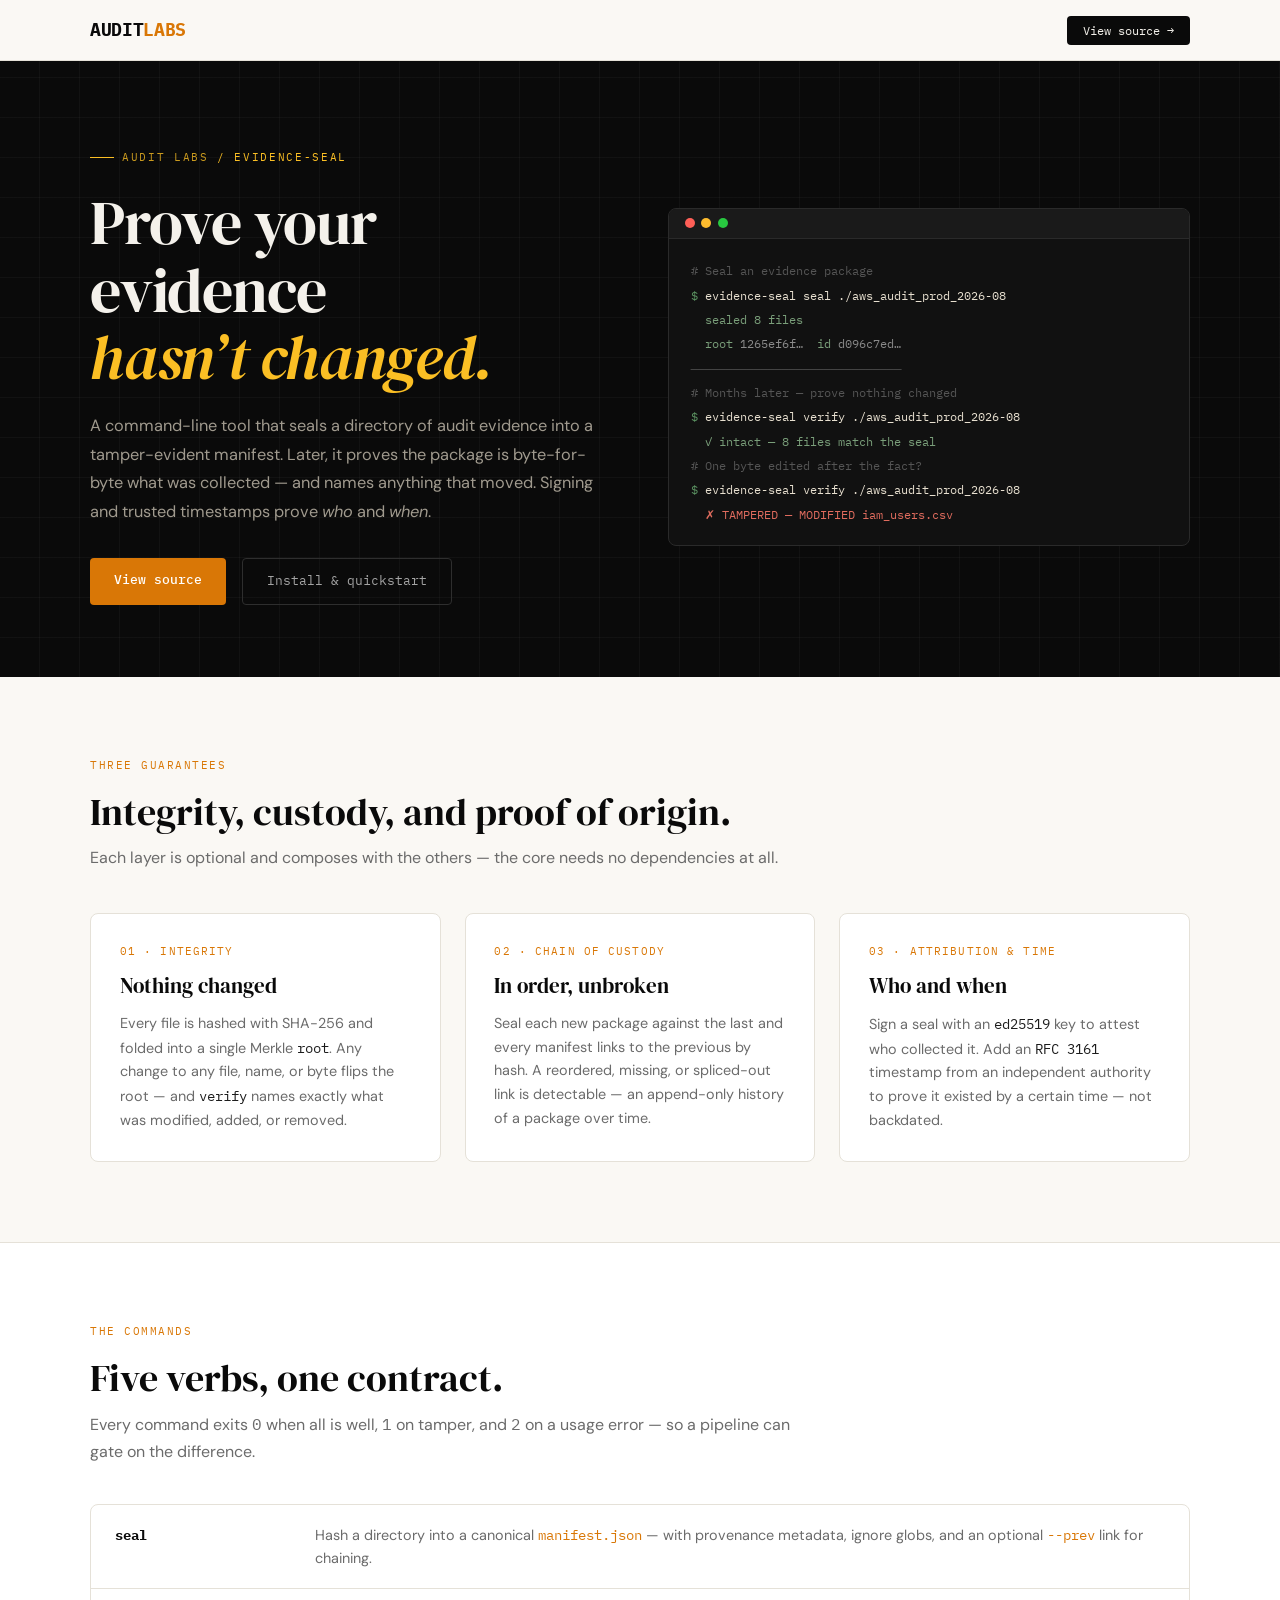
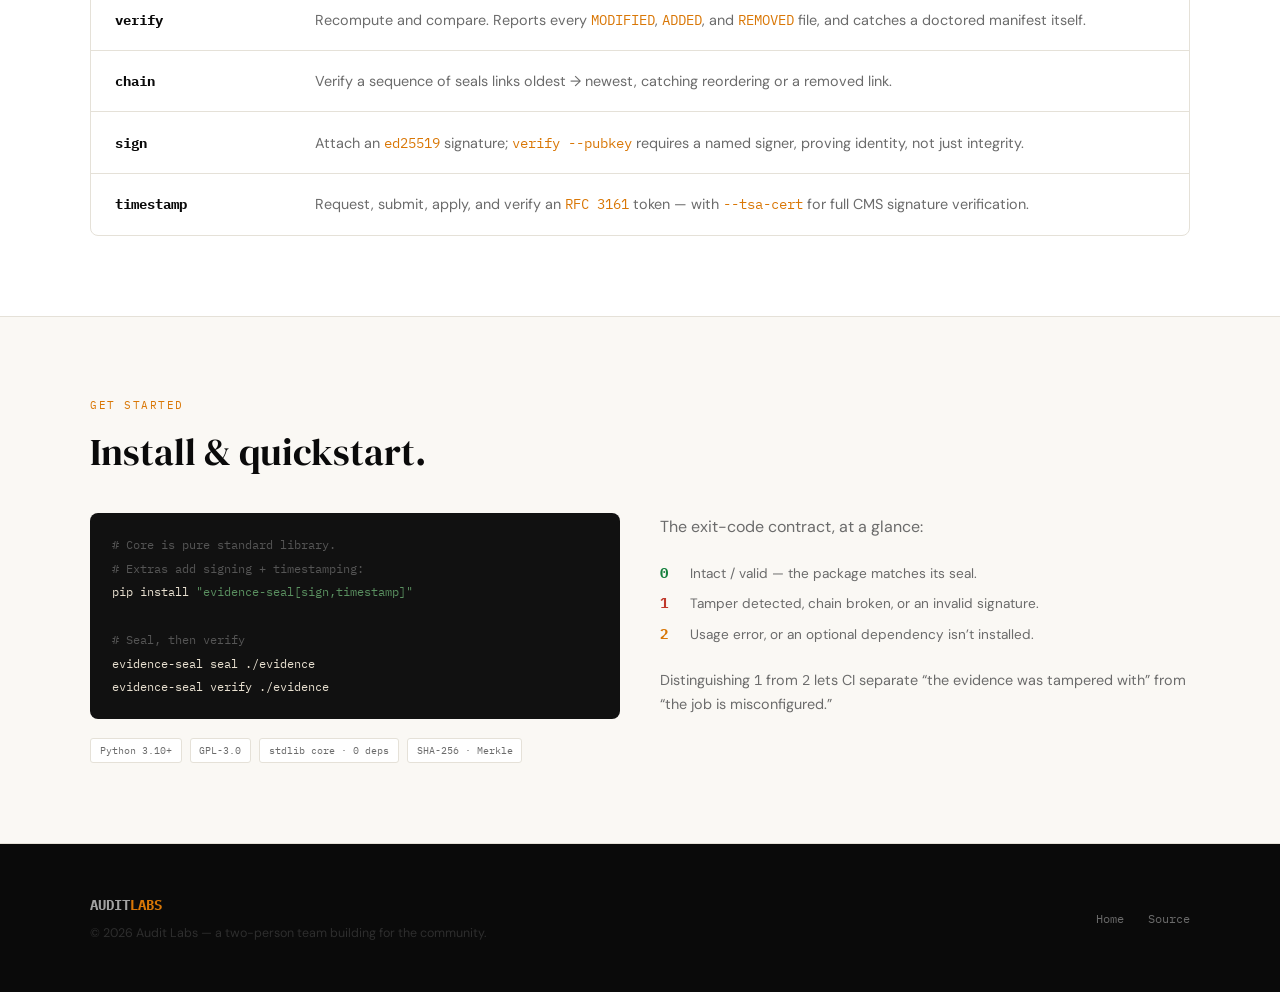
<file: evidence-seal/index.html>
<!DOCTYPE html>
<html lang="en">
<head>
    <meta charset="UTF-8">
    <meta name="viewport" content="width=device-width, initial-scale=1.0">
    <title>evidence-seal | Audit Labs</title>
    <meta name="description" content="Tamper-evident seals and chain of custody for audit evidence. SHA-256 Merkle manifests, seal chaining, optional ed25519 signing and RFC 3161 timestamping.">
    <link rel="preconnect" href="https://fonts.googleapis.com">
    <link href="https://fonts.googleapis.com/css2?family=IBM+Plex+Mono:wght@400;500;700&family=DM+Serif+Display:ital@0;1&family=DM+Sans:wght@400;500;600&display=swap" rel="stylesheet">
    <link rel="stylesheet" href="../assets/site.css">
</head>
<body>

<nav>
    <div class="nav-inner">
        <a href="/" class="logo">AUDIT<span>LABS</span></a>
        <ul class="nav-links">
            <li><a href="https://gitbay.org/audit-labs/evidence-seal" class="btn-github">View source →</a></li>
        </ul>
    </div>
</nav>
<header class="hero split">
    <div class="hero-inner">
        <div>
            <div class="crumb"><a href="/">Audit Labs</a> / evidence-seal</div>
            <h1>Prove your evidence<br><em>hasn&rsquo;t changed.</em></h1>
            <p class="hero-desc">
                A command-line tool that seals a directory of audit evidence into a tamper-evident
                manifest. Later, it proves the package is byte-for-byte what was collected &mdash; and
                names anything that moved. Signing and trusted timestamps prove <em>who</em> and <em>when</em>.
            </p>
            <div class="hero-actions">
                <a href="https://gitbay.org/audit-labs/evidence-seal" class="btn-primary">View source</a>
                <a href="#install" class="btn-secondary">Install &amp; quickstart</a>
            </div>
        </div>
        <div class="terminal">
            <div class="terminal-bar"><div class="dot dot-red"></div><div class="dot dot-yellow"></div><div class="dot dot-green"></div></div>
            <div class="terminal-body">
                <span class="t-comment"># Seal an evidence package</span><br>
                <span class="t-prompt">$</span> <span class="t-cmd">evidence-seal seal ./aws_audit_prod_2026-08</span><br>
                <span class="t-out">&nbsp;&nbsp;sealed 8 files</span><br>
                <span class="t-out">&nbsp;&nbsp;root </span><span class="t-hash">1265ef6f…</span><span class="t-out">&nbsp; id </span><span class="t-hash">d096c7ed…</span><br>
                <span class="t-dim">──────────────────────────────</span><br>
                <span class="t-comment"># Months later — prove nothing changed</span><br>
                <span class="t-prompt">$</span> <span class="t-cmd">evidence-seal verify ./aws_audit_prod_2026-08</span><br>
                <span class="t-out">&nbsp;&nbsp;✓ intact — 8 files match the seal</span><br>
                <span class="t-comment"># One byte edited after the fact?</span><br>
                <span class="t-prompt">$</span> <span class="t-cmd">evidence-seal verify ./aws_audit_prod_2026-08</span><br>
                <span class="t-bad">&nbsp;&nbsp;✗ TAMPERED — MODIFIED iam_users.csv</span>
            </div>
        </div>
    </div>
</header>

<section>
    <div class="section-inner">
        <div class="eyebrow">Three guarantees</div>
        <h2>Integrity, custody, and proof of origin.</h2>
        <p class="lede">Each layer is optional and composes with the others &mdash; the core needs no dependencies at all.</p>
        <div class="guarantees">
            <div class="card">
                <div class="num">01 · INTEGRITY</div>
                <h3>Nothing changed</h3>
                <p>Every file is hashed with SHA-256 and folded into a single Merkle <span class="mono">root</span>. Any change to any file, name, or byte flips the root &mdash; and <span class="mono">verify</span> names exactly what was modified, added, or removed.</p>
            </div>
            <div class="card">
                <div class="num">02 · CHAIN OF CUSTODY</div>
                <h3>In order, unbroken</h3>
                <p>Seal each new package against the last and every manifest links to the previous by hash. A reordered, missing, or spliced-out link is detectable &mdash; an append-only history of a package over time.</p>
            </div>
            <div class="card">
                <div class="num">03 · ATTRIBUTION &amp; TIME</div>
                <h3>Who and when</h3>
                <p>Sign a seal with an <span class="mono">ed25519</span> key to attest who collected it. Add an <span class="mono">RFC 3161</span> timestamp from an independent authority to prove it existed by a certain time &mdash; not backdated.</p>
            </div>
        </div>
    </div>
</section>

<section class="cmds">
    <div class="section-inner">
        <div class="eyebrow">The commands</div>
        <h2>Five verbs, one contract.</h2>
        <p class="lede">Every command exits <span class="mono">0</span> when all is well, <span class="mono">1</span> on tamper, and <span class="mono">2</span> on a usage error &mdash; so a pipeline can gate on the difference.</p>
        <div class="cmd-list">
            <div class="cmd-row"><div class="cmd-name">seal</div><div class="cmd-desc">Hash a directory into a canonical <span class="mono">manifest.json</span> &mdash; with provenance metadata, ignore globs, and an optional <span class="mono">--prev</span> link for chaining.</div></div>
            <div class="cmd-row"><div class="cmd-name">verify</div><div class="cmd-desc">Recompute and compare. Reports every <span class="mono">MODIFIED</span>, <span class="mono">ADDED</span>, and <span class="mono">REMOVED</span> file, and catches a doctored manifest itself.</div></div>
            <div class="cmd-row"><div class="cmd-name">chain</div><div class="cmd-desc">Verify a sequence of seals links oldest&nbsp;→&nbsp;newest, catching reordering or a removed link.</div></div>
            <div class="cmd-row"><div class="cmd-name">sign</div><div class="cmd-desc">Attach an <span class="mono">ed25519</span> signature; <span class="mono">verify --pubkey</span> requires a named signer, proving identity, not just integrity.</div></div>
            <div class="cmd-row"><div class="cmd-name">timestamp</div><div class="cmd-desc">Request, submit, apply, and verify an <span class="mono">RFC 3161</span> token &mdash; with <span class="mono">--tsa-cert</span> for full CMS signature verification.</div></div>
        </div>
    </div>
</section>

<section class="install" id="install">
    <div class="section-inner">
        <div class="eyebrow">Get started</div>
        <h2>Install &amp; quickstart.</h2>
        <div class="install-grid">
            <div>
                <pre><span class="c"># Core is pure standard library.</span>
<span class="c"># Extras add signing + timestamping:</span>
pip install <span class="p">"evidence-seal[sign,timestamp]"</span>

<span class="c"># Seal, then verify</span>
evidence-seal seal ./evidence
evidence-seal verify ./evidence</pre>
                <div class="badges">
                    <span class="badge">Python 3.10+</span>
                    <span class="badge">GPL-3.0</span>
                    <span class="badge">stdlib core · 0 deps</span>
                    <span class="badge">SHA-256 · Merkle</span>
                </div>
            </div>
            <div>
                <p class="lede">The exit-code contract, at a glance:</p>
                <div class="exit">
                    <div class="e"><span class="code g">0</span><span>Intact / valid &mdash; the package matches its seal.</span></div>
                    <div class="e"><span class="code r">1</span><span>Tamper detected, chain broken, or an invalid signature.</span></div>
                    <div class="e"><span class="code a">2</span><span>Usage error, or an optional dependency isn&rsquo;t installed.</span></div>
                </div>
                <p class="lede" style="margin-top:1.4rem; font-size:.9rem;">
                    Distinguishing <span class="mono">1</span> from <span class="mono">2</span> lets CI separate
                    &ldquo;the evidence was tampered with&rdquo; from &ldquo;the job is misconfigured.&rdquo;
                </p>
            </div>
        </div>
    </div>
</section>


<footer>
    <div class="footer-inner">
        <div class="footer-left">
            <a href="/" class="footer-logo">AUDIT<span>LABS</span></a>
            <p>© 2026 Audit Labs — a two-person team building for the community.</p>
        </div>
        <div class="footer-links">
            <a href="/">Home</a>
            <a href="https://gitbay.org/audit-labs">Source</a>
        </div>
    </div>
</footer>

</body>
</html>
</file>
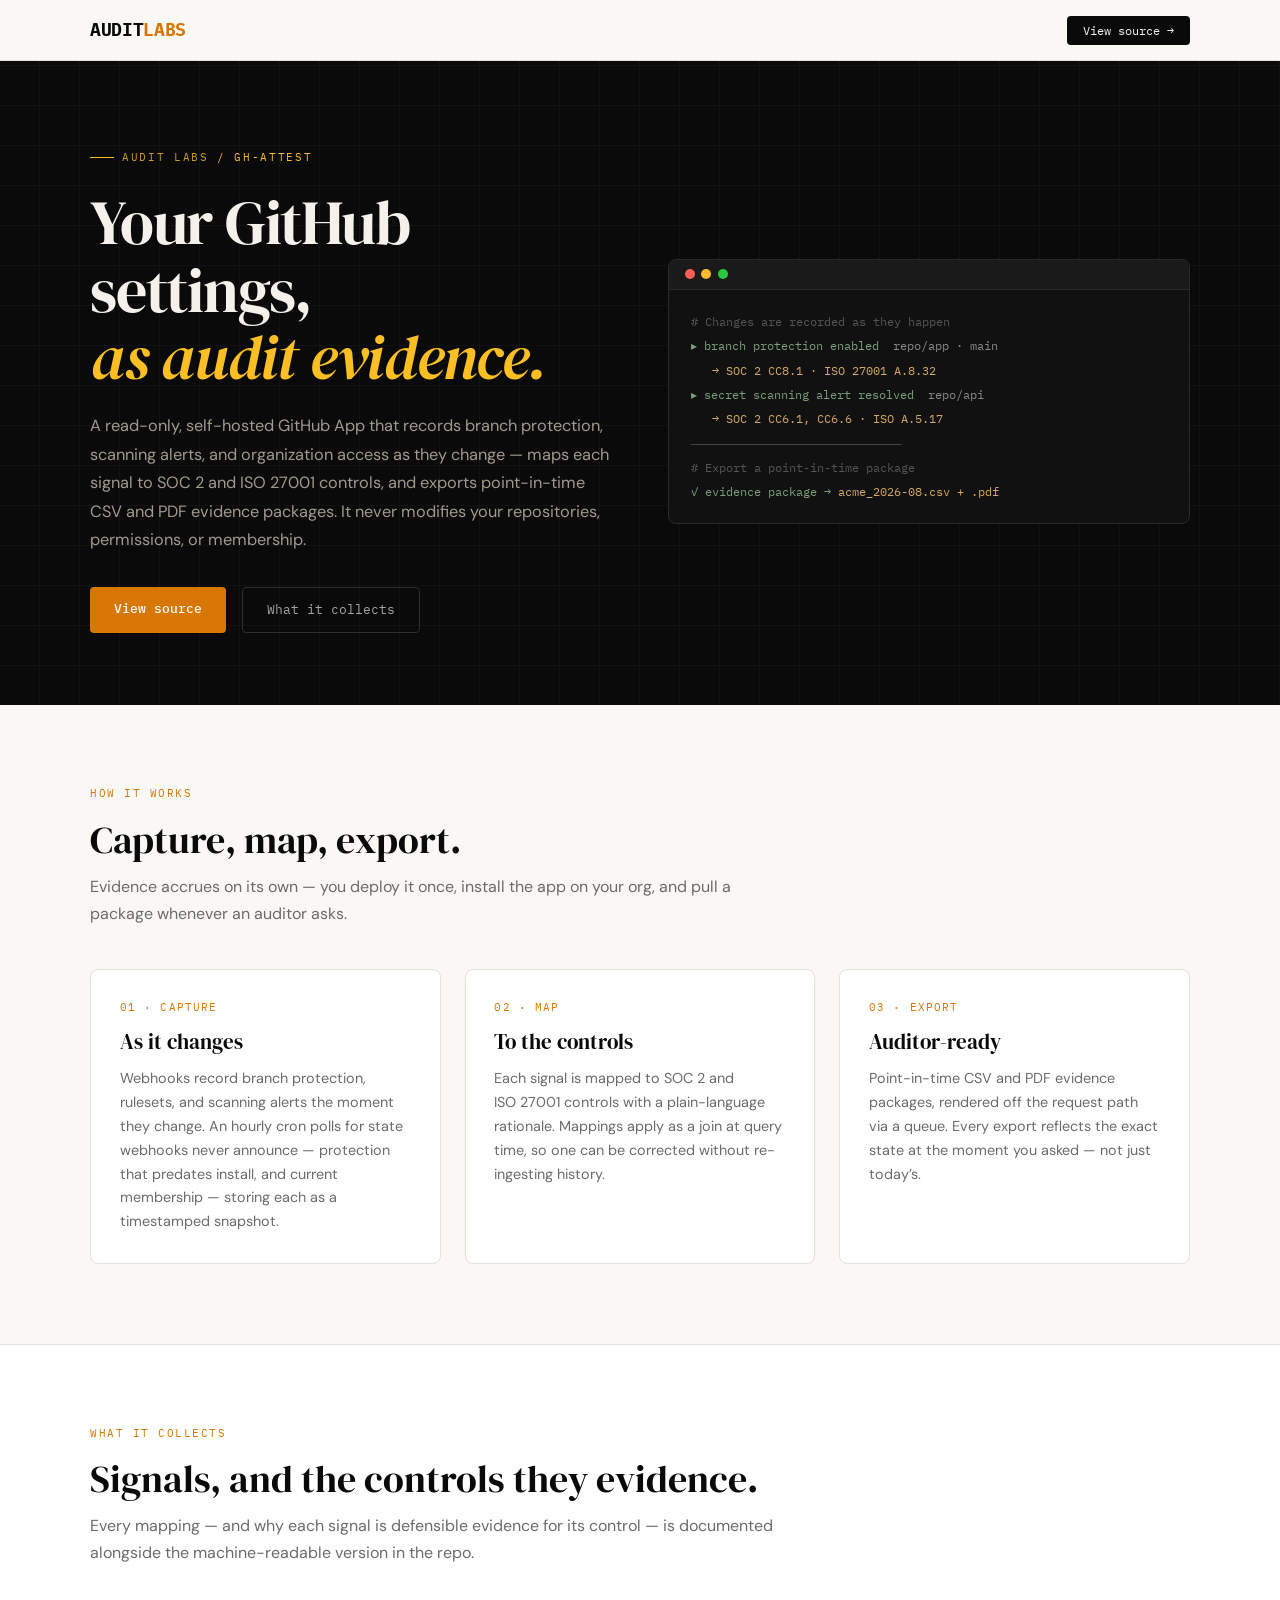
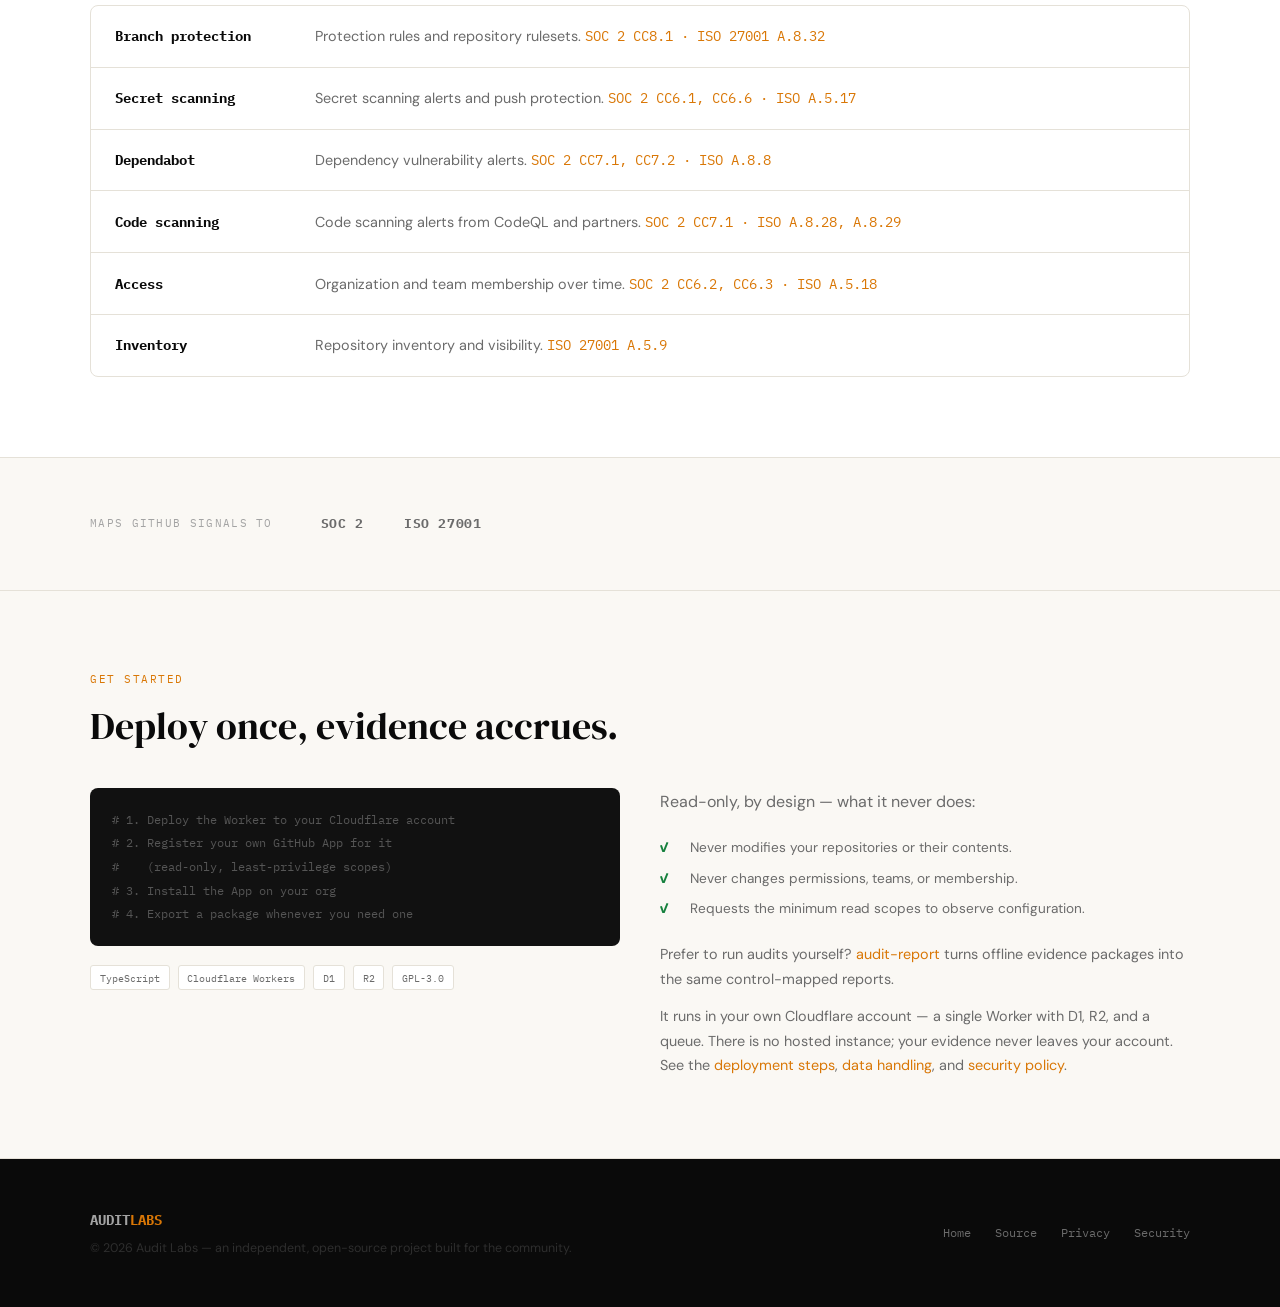
<file: gh-attest/index.html>
<!DOCTYPE html>
<html lang="en">
<head>
    <meta charset="UTF-8">
    <meta name="viewport" content="width=device-width, initial-scale=1.0">
    <title>gh-attest | Audit Labs</title>
    <meta name="description" content="A read-only GitHub App that turns your security configuration into auditor-ready evidence — branch protection, scanning alerts, and org access recorded over time and mapped to SOC 2 and ISO 27001 controls.">
    <link rel="preconnect" href="https://fonts.googleapis.com">
    <link href="https://fonts.googleapis.com/css2?family=IBM+Plex+Mono:wght@400;500;700&family=DM+Serif+Display:ital@0;1&family=DM+Sans:wght@400;500;600&display=swap" rel="stylesheet">
    <link rel="stylesheet" href="../assets/site.css">
</head>
<body>

<nav>
    <div class="nav-inner">
        <a href="/" class="logo">AUDIT<span>LABS</span></a>
        <ul class="nav-links">
            <li><a href="https://gitbay.org/audit-labs/gh-attest" class="btn-github">View source →</a></li>
        </ul>
    </div>
</nav>
<header class="hero split">
    <div class="hero-inner">
        <div>
            <div class="crumb"><a href="/">Audit Labs</a> / gh-attest</div>
            <h1>Your GitHub settings,<br><em>as audit evidence.</em></h1>
            <p class="hero-desc">
                A read-only, self-hosted GitHub App that records branch protection, scanning alerts, and
                organization access as they change &mdash; maps each signal to SOC&nbsp;2 and
                ISO&nbsp;27001 controls, and exports point-in-time CSV and PDF evidence packages.
                It never modifies your repositories, permissions, or membership.
            </p>
            <div class="hero-actions">
                <a href="https://gitbay.org/audit-labs/gh-attest" class="btn-primary">View source</a>
                <a href="#collect" class="btn-secondary">What it collects</a>
            </div>
        </div>
        <div class="terminal">
            <div class="terminal-bar"><div class="dot dot-red"></div><div class="dot dot-yellow"></div><div class="dot dot-green"></div></div>
            <div class="terminal-body">
                <span class="t-comment"># Changes are recorded as they happen</span><br>
                <span class="t-out">▸ branch protection enabled</span><span class="t-hash">&nbsp;&nbsp;repo/app · main</span><br>
                <span class="t-path">&nbsp;&nbsp;&nbsp;→ SOC 2 CC8.1 · ISO 27001 A.8.32</span><br>
                <span class="t-out">▸ secret scanning alert resolved</span><span class="t-hash">&nbsp;&nbsp;repo/api</span><br>
                <span class="t-path">&nbsp;&nbsp;&nbsp;→ SOC 2 CC6.1, CC6.6 · ISO A.5.17</span><br>
                <span class="t-dim">──────────────────────────────</span><br>
                <span class="t-comment"># Export a point-in-time package</span><br>
                <span class="t-out">✓ evidence package → </span><span class="t-path">acme_2026-08.csv + .pdf</span>
            </div>
        </div>
    </div>
</header>

<section>
    <div class="section-inner">
        <div class="eyebrow">How it works</div>
        <h2>Capture, map, export.</h2>
        <p class="lede">Evidence accrues on its own &mdash; you deploy it once, install the app on your org, and pull a package whenever an auditor asks.</p>
        <div class="guarantees">
            <div class="card">
                <div class="num">01 · CAPTURE</div>
                <h3>As it changes</h3>
                <p>Webhooks record branch protection, rulesets, and scanning alerts the moment they change. An hourly cron polls for state webhooks never announce &mdash; protection that predates install, and current membership &mdash; storing each as a timestamped snapshot.</p>
            </div>
            <div class="card">
                <div class="num">02 · MAP</div>
                <h3>To the controls</h3>
                <p>Each signal is mapped to SOC&nbsp;2 and ISO&nbsp;27001 controls with a plain-language rationale. Mappings apply as a join at query time, so one can be corrected without re-ingesting history.</p>
            </div>
            <div class="card">
                <div class="num">03 · EXPORT</div>
                <h3>Auditor-ready</h3>
                <p>Point-in-time CSV and PDF evidence packages, rendered off the request path via a queue. Every export reflects the exact state at the moment you asked &mdash; not just today&rsquo;s.</p>
            </div>
        </div>
    </div>
</section>

<section class="cmds" id="collect">
    <div class="section-inner">
        <div class="eyebrow">What it collects</div>
        <h2>Signals, and the controls they evidence.</h2>
        <p class="lede">Every mapping &mdash; and why each signal is defensible evidence for its control &mdash; is documented alongside the machine-readable version in the repo.</p>
        <div class="cmd-list">
            <div class="cmd-row"><div class="cmd-name">Branch protection</div><div class="cmd-desc">Protection rules and repository rulesets. <span class="mono">SOC 2 CC8.1 · ISO 27001 A.8.32</span></div></div>
            <div class="cmd-row"><div class="cmd-name">Secret scanning</div><div class="cmd-desc">Secret scanning alerts and push protection. <span class="mono">SOC 2 CC6.1, CC6.6 · ISO A.5.17</span></div></div>
            <div class="cmd-row"><div class="cmd-name">Dependabot</div><div class="cmd-desc">Dependency vulnerability alerts. <span class="mono">SOC 2 CC7.1, CC7.2 · ISO A.8.8</span></div></div>
            <div class="cmd-row"><div class="cmd-name">Code scanning</div><div class="cmd-desc">Code scanning alerts from CodeQL and partners. <span class="mono">SOC 2 CC7.1 · ISO A.8.28, A.8.29</span></div></div>
            <div class="cmd-row"><div class="cmd-name">Access</div><div class="cmd-desc">Organization and team membership over time. <span class="mono">SOC 2 CC6.2, CC6.3 · ISO A.5.18</span></div></div>
            <div class="cmd-row"><div class="cmd-name">Inventory</div><div class="cmd-desc">Repository inventory and visibility. <span class="mono">ISO 27001 A.5.9</span></div></div>
        </div>
    </div>
</section>

<section class="frameworks">
    <div class="frameworks-inner">
        <span class="frameworks-label">Maps GitHub signals to</span>
        <div class="frameworks-list">
            <span class="framework-tag">SOC 2</span>
            <span class="framework-tag">ISO 27001</span>
        </div>
    </div>
</section>

<section class="install" id="start">
    <div class="section-inner">
        <div class="eyebrow">Get started</div>
        <h2>Deploy once, evidence accrues.</h2>
        <div class="install-grid">
            <div>
                <pre><span class="c"># 1. Deploy the Worker to your Cloudflare account</span>
<span class="c"># 2. Register your own GitHub App for it</span>
<span class="c">#    (read-only, least-privilege scopes)</span>
<span class="c"># 3. Install the App on your org</span>
<span class="c"># 4. Export a package whenever you need one</span></pre>
                <div class="badges">
                    <span class="badge">TypeScript</span>
                    <span class="badge">Cloudflare Workers</span>
                    <span class="badge">D1</span>
                    <span class="badge">R2</span>
                    <span class="badge">GPL-3.0</span>
                </div>
            </div>
            <div>
                <p class="lede">Read-only, by design &mdash; what it never does:</p>
                <div class="exit">
                    <div class="e"><span class="code g">✓</span><span>Never modifies your repositories or their contents.</span></div>
                    <div class="e"><span class="code g">✓</span><span>Never changes permissions, teams, or membership.</span></div>
                    <div class="e"><span class="code g">✓</span><span>Requests the minimum read scopes to observe configuration.</span></div>
                </div>
                <p class="lede" style="margin-top:1.4rem; font-size:.9rem;">
                    Prefer to run audits yourself?
                    <a href="/audit-report/" style="color:var(--amber); text-decoration:none;">audit-report</a>
                    turns offline evidence packages into the same control-mapped reports.
                </p>
                <p class="lede" style="margin-top:.8rem; font-size:.9rem;">
                    It runs in your own Cloudflare account &mdash; a single Worker with D1, R2, and a queue.
                    There is no hosted instance; your evidence never leaves your account. See the
                    <a href="https://gitbay.org/audit-labs/gh-attest#deployment" style="color:var(--amber); text-decoration:none;">deployment steps</a>,
                    <a href="https://gitbay.org/audit-labs/gh-attest/blob/main/PRIVACY.md" style="color:var(--amber); text-decoration:none;">data handling</a>,
                    and
                    <a href="https://gitbay.org/audit-labs/gh-attest/blob/main/SECURITY.md" style="color:var(--amber); text-decoration:none;">security policy</a>.
                </p>
            </div>
        </div>
    </div>
</section>


<footer>
    <div class="footer-inner">
        <div class="footer-left">
            <a href="/" class="footer-logo">AUDIT<span>LABS</span></a>
            <p>© 2026 Audit Labs — an independent, open-source project built for the community.</p>
        </div>
        <div class="footer-links">
            <a href="/">Home</a>
            <a href="https://gitbay.org/audit-labs">Source</a>
            <a href="https://gitbay.org/audit-labs/gh-attest/blob/main/PRIVACY.md">Privacy</a>
            <a href="https://gitbay.org/audit-labs/gh-attest/blob/main/SECURITY.md">Security</a>
        </div>
    </div>
</footer>

</body>
</html>
</file>
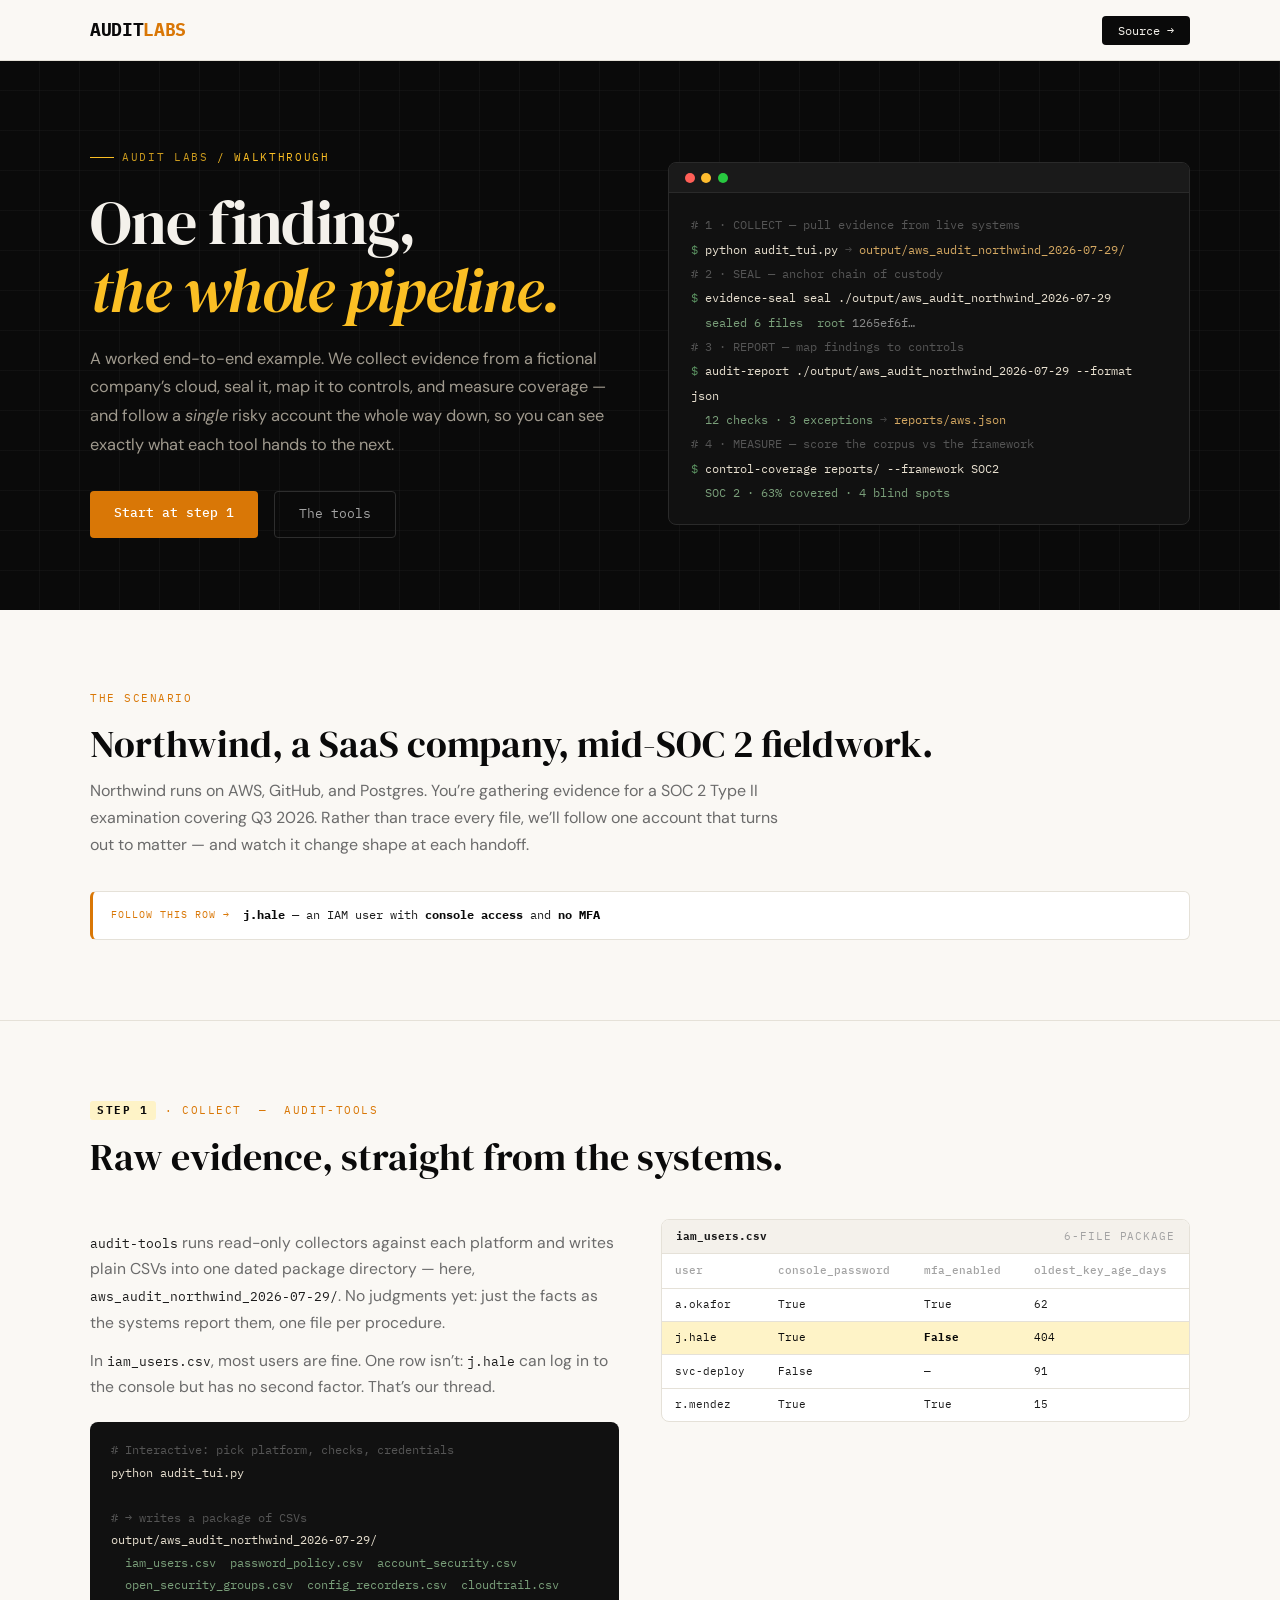
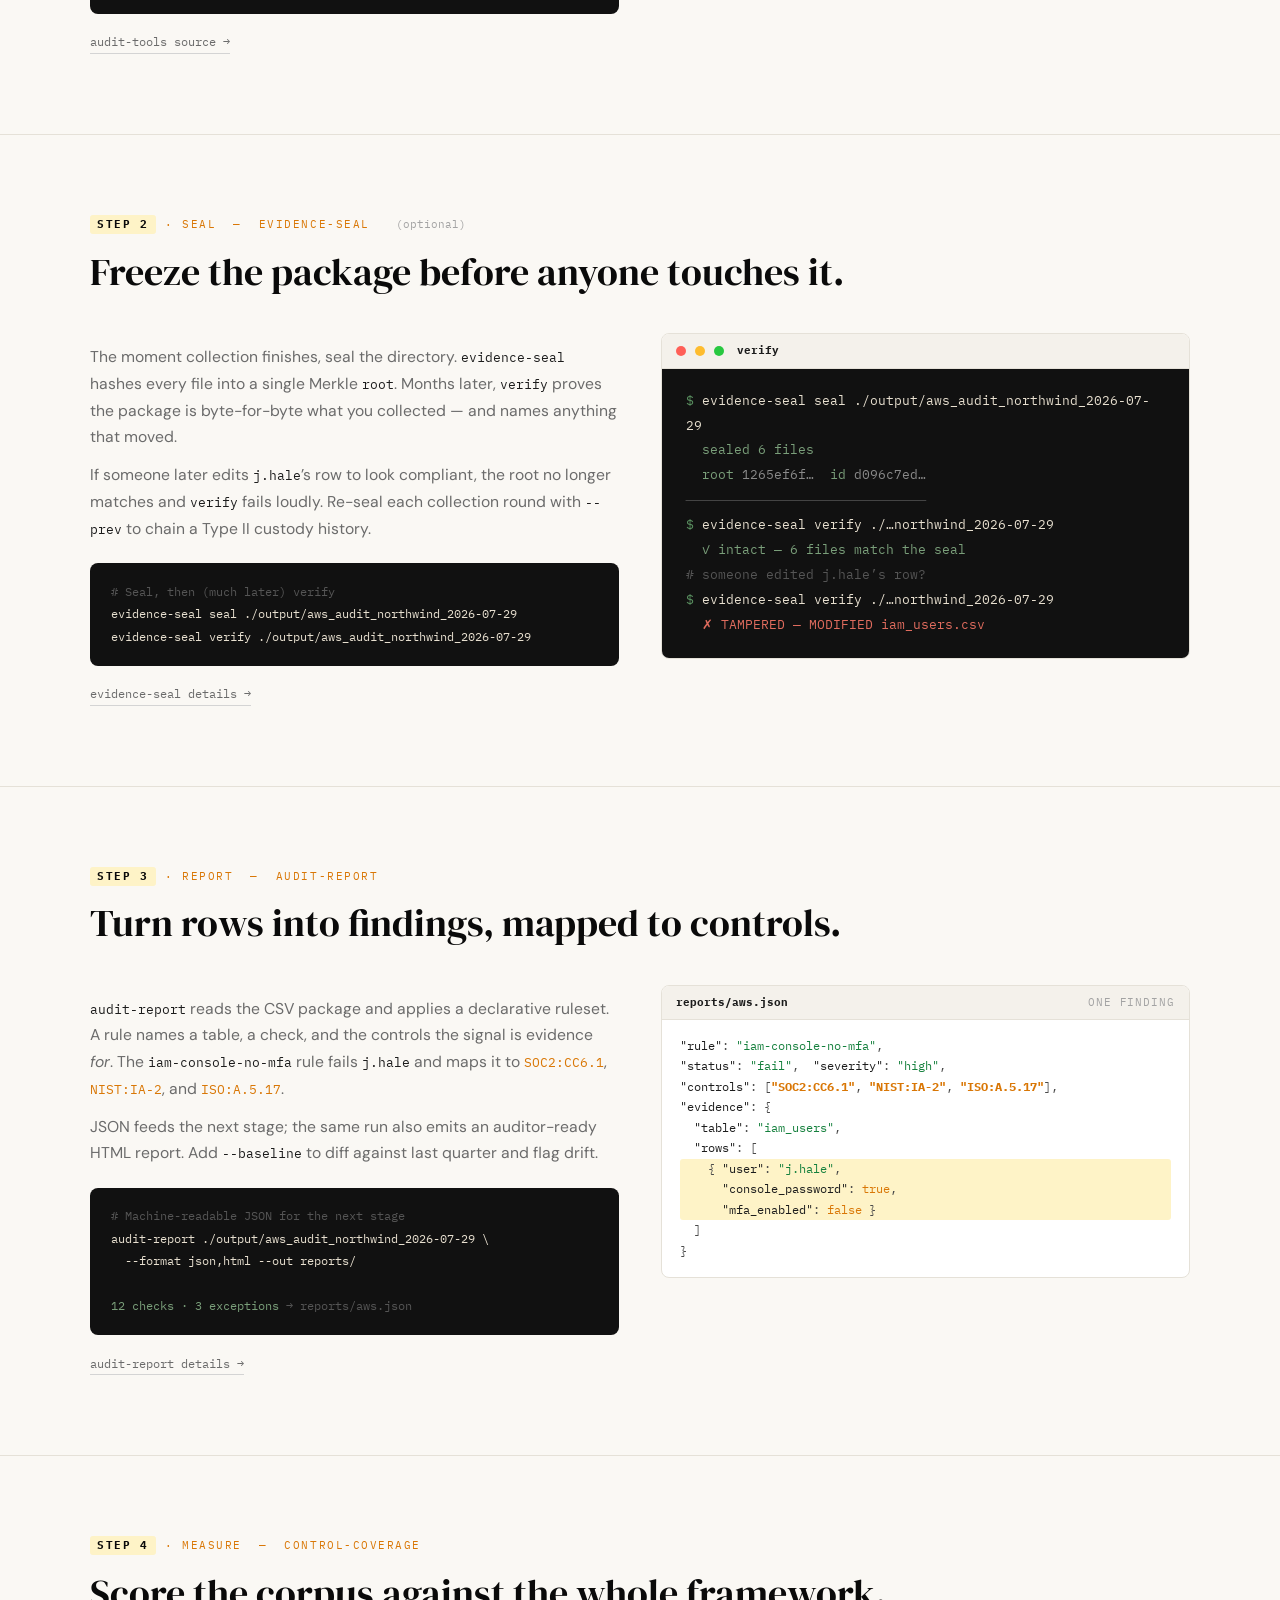
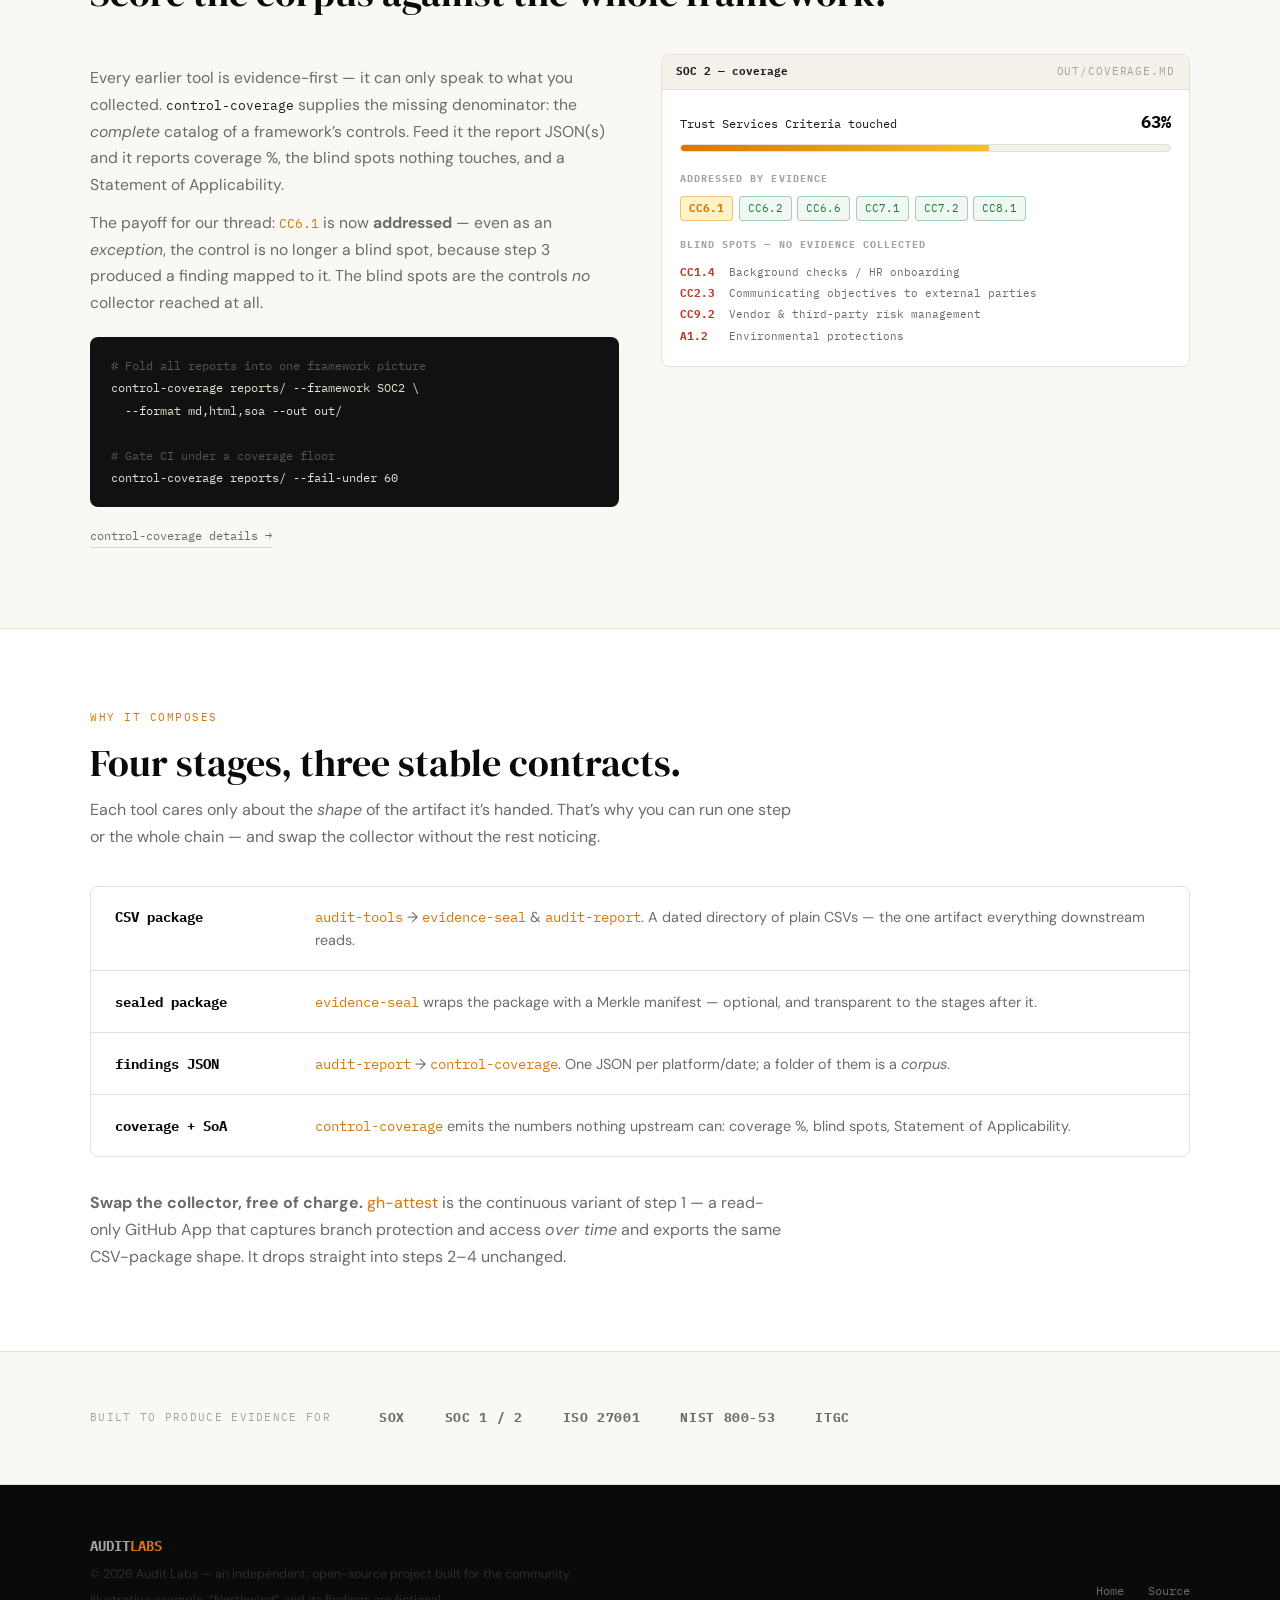
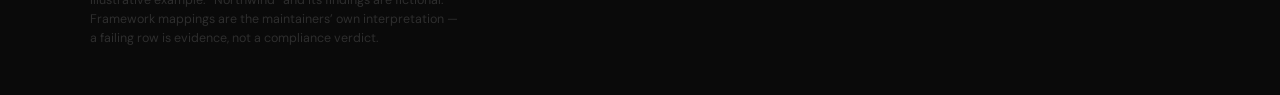
<file: walkthrough/index.html>
<!DOCTYPE html>
<html lang="en">
<head>
    <meta charset="UTF-8">
    <meta name="viewport" content="width=device-width, initial-scale=1.0">
    <title>End-to-end walkthrough | Audit Labs</title>
    <meta name="description" content="Watch one finding travel the whole Audit Labs pipeline — collect it with audit-tools, seal it with evidence-seal, map it to controls with audit-report, and measure coverage with control-coverage.">
    <link rel="preconnect" href="https://fonts.googleapis.com">
    <link href="https://fonts.googleapis.com/css2?family=IBM+Plex+Mono:wght@400;500;700&family=DM+Serif+Display:ital@0;1&family=DM+Sans:wght@400;500;600&display=swap" rel="stylesheet">
    <link rel="stylesheet" href="../assets/site.css">
    <link rel="stylesheet" href="../assets/walkthrough.css">
</head>
<body>

<nav>
    <div class="nav-inner">
        <a href="/" class="logo">AUDIT<span>LABS</span></a>
        <ul class="nav-links">
            <li><a href="https://gitbay.org/audit-labs" class="btn-github">Source →</a></li>
        </ul>
    </div>
</nav>
<header class="hero split">
    <div class="hero-inner">
        <div>
            <div class="crumb"><a href="/">Audit Labs</a> / walkthrough</div>
            <h1>One finding,<br><em>the whole pipeline.</em></h1>
            <p class="hero-desc">
                A worked end-to-end example. We collect evidence from a fictional company&rsquo;s
                cloud, seal it, map it to controls, and measure coverage &mdash; and follow a
                <em>single</em> risky account the whole way down, so you can see exactly what each
                tool hands to the next.
            </p>
            <div class="hero-actions">
                <a href="#step1" class="btn-primary">Start at step 1</a>
                <a href="/#repos" class="btn-secondary">The tools</a>
            </div>
        </div>
        <div class="terminal">
            <div class="terminal-bar"><div class="dot dot-red"></div><div class="dot dot-yellow"></div><div class="dot dot-green"></div></div>
            <div class="terminal-body">
                <span class="t-comment"># 1 · COLLECT — pull evidence from live systems</span><br>
                <span class="t-prompt">$</span> <span class="t-cmd">python audit_tui.py</span> <span class="t-dim">→</span> <span class="t-path">output/aws_audit_northwind_2026-07-29/</span><br>
                <span class="t-comment"># 2 · SEAL — anchor chain of custody</span><br>
                <span class="t-prompt">$</span> <span class="t-cmd">evidence-seal seal ./output/aws_audit_northwind_2026-07-29</span><br>
                <span class="t-out">&nbsp;&nbsp;sealed 6 files &nbsp;root </span><span class="t-hash">1265ef6f…</span><br>
                <span class="t-comment"># 3 · REPORT — map findings to controls</span><br>
                <span class="t-prompt">$</span> <span class="t-cmd">audit-report ./output/aws_audit_northwind_2026-07-29 --format json</span><br>
                <span class="t-out">&nbsp;&nbsp;12 checks · 3 exceptions</span> <span class="t-dim">→</span> <span class="t-path">reports/aws.json</span><br>
                <span class="t-comment"># 4 · MEASURE — score the corpus vs the framework</span><br>
                <span class="t-prompt">$</span> <span class="t-cmd">control-coverage reports/ --framework SOC2</span><br>
                <span class="t-out">&nbsp;&nbsp;SOC 2 · 63% covered · 4 blind spots</span>
            </div>
        </div>
    </div>
</header>

<!-- SCENARIO -->
<section>
    <div class="section-inner">
        <div class="eyebrow">The scenario</div>
        <h2>Northwind, a SaaS company, mid-SOC&nbsp;2 fieldwork.</h2>
        <p class="lede">
            Northwind runs on AWS, GitHub, and Postgres. You&rsquo;re gathering evidence for a SOC&nbsp;2
            Type&nbsp;II examination covering Q3&nbsp;2026. Rather than trace every file, we&rsquo;ll follow
            one account that turns out to matter &mdash; and watch it change shape at each handoff.
        </p>
        <div class="thread">
            <span class="lab">Follow this row →</span>
            <span class="val"><b>j.hale</b> — an IAM user with <b>console access</b> and <b>no MFA</b></span>
        </div>
    </div>
</section>

<!-- STEP 1 · COLLECT -->
<section id="step1" class="alt">
    <div class="section-inner">
        <div class="stage-num"><b>Step 1</b> · Collect &nbsp;—&nbsp; audit-tools</div>
        <h2>Raw evidence, straight from the systems.</h2>
        <div class="stage">
            <div>
                <p class="stage-lede">
                    <span class="mono">audit-tools</span> runs read-only collectors against each platform and
                    writes plain CSVs into one dated package directory &mdash; here,
                    <span class="mono">aws_audit_northwind_2026-07-29/</span>. No judgments yet: just the
                    facts as the systems report them, one file per procedure.
                </p>
                <p class="stage-lede">
                    In <span class="mono">iam_users.csv</span>, most users are fine. One row isn&rsquo;t:
                    <span class="mono">j.hale</span> can log in to the console but has no second factor. That&rsquo;s
                    our thread.
                </p>
                <pre><span class="c"># Interactive: pick platform, checks, credentials</span>
python audit_tui.py

<span class="c"># → writes a package of CSVs</span>
output/aws_audit_northwind_2026-07-29/
  <span class="o">iam_users.csv  password_policy.csv  account_security.csv</span>
  <span class="o">open_security_groups.csv  config_recorders.csv  cloudtrail.csv</span></pre>
                <a href="https://gitbay.org/audit-labs/audit-tools" class="stage-link">audit-tools source →</a>
            </div>
            <div class="panel">
                <div class="panel-bar"><span class="fname">iam_users.csv</span><span class="tag">6-file package</span></div>
                <div class="panel-body">
                    <table class="evi">
                        <tr><th>user</th><th>console_password</th><th>mfa_enabled</th><th>oldest_key_age_days</th></tr>
                        <tr><td>a.okafor</td><td>True</td><td class="ok">True</td><td>62</td></tr>
                        <tr class="hl"><td>j.hale</td><td>True</td><td class="bad">False</td><td>404</td></tr>
                        <tr><td>svc-deploy</td><td>False</td><td>—</td><td>91</td></tr>
                        <tr><td>r.mendez</td><td>True</td><td class="ok">True</td><td>15</td></tr>
                    </table>
                </div>
            </div>
        </div>
    </div>
</section>

<!-- STEP 2 · SEAL -->
<section>
    <div class="section-inner">
        <div class="stage-num"><b>Step 2</b> · Seal &nbsp;—&nbsp; evidence-seal &nbsp;<span style="color:var(--gray-4);text-transform:none;letter-spacing:0">(optional)</span></div>
        <h2>Freeze the package before anyone touches it.</h2>
        <div class="stage">
            <div>
                <p class="stage-lede">
                    The moment collection finishes, seal the directory. <span class="mono">evidence-seal</span>
                    hashes every file into a single Merkle <span class="mono">root</span>. Months later,
                    <span class="mono">verify</span> proves the package is byte-for-byte what you collected &mdash;
                    and names anything that moved.
                </p>
                <p class="stage-lede">
                    If someone later edits <span class="mono">j.hale</span>&rsquo;s row to look compliant, the
                    root no longer matches and <span class="mono">verify</span> fails loudly. Re-seal each
                    collection round with <span class="mono">--prev</span> to chain a Type&nbsp;II custody history.
                </p>
                <pre><span class="c"># Seal, then (much later) verify</span>
evidence-seal seal ./output/aws_audit_northwind_2026-07-29
evidence-seal verify ./output/aws_audit_northwind_2026-07-29</pre>
                <a href="/evidence-seal/" class="stage-link">evidence-seal details →</a>
            </div>
            <div class="panel">
                <div class="panel-bar"><div class="dot dot-red"></div><div class="dot dot-yellow"></div><div class="dot dot-green"></div><span class="fname" style="margin-left:.3rem">verify</span></div>
                <div class="terminal-body" style="background:#111;">
                    <span class="t-prompt">$</span> <span class="t-cmd">evidence-seal seal ./output/aws_audit_northwind_2026-07-29</span><br>
                    <span class="t-out">&nbsp;&nbsp;sealed 6 files</span><br>
                    <span class="t-out">&nbsp;&nbsp;root </span><span class="t-hash">1265ef6f…</span><span class="t-out">&nbsp; id </span><span class="t-hash">d096c7ed…</span><br>
                    <span class="t-dim">──────────────────────────────</span><br>
                    <span class="t-prompt">$</span> <span class="t-cmd">evidence-seal verify ./…northwind_2026-07-29</span><br>
                    <span class="t-out">&nbsp;&nbsp;✓ intact — 6 files match the seal</span><br>
                    <span class="t-comment"># someone edited j.hale&rsquo;s row?</span><br>
                    <span class="t-prompt">$</span> <span class="t-cmd">evidence-seal verify ./…northwind_2026-07-29</span><br>
                    <span class="t-bad">&nbsp;&nbsp;✗ TAMPERED — MODIFIED iam_users.csv</span>
                </div>
            </div>
        </div>
    </div>
</section>

<!-- STEP 3 · REPORT -->
<section class="alt">
    <div class="section-inner">
        <div class="stage-num"><b>Step 3</b> · Report &nbsp;—&nbsp; audit-report</div>
        <h2>Turn rows into findings, mapped to controls.</h2>
        <div class="stage">
            <div>
                <p class="stage-lede">
                    <span class="mono">audit-report</span> reads the CSV package and applies a declarative
                    ruleset. A rule names a table, a check, and the controls the signal is evidence
                    <em>for</em>. The <span class="mono">iam-console-no-mfa</span> rule fails
                    <span class="mono">j.hale</span> and maps it to <span class="ctrl">SOC2:CC6.1</span>,
                    <span class="ctrl">NIST:IA-2</span>, and <span class="ctrl">ISO:A.5.17</span>.
                </p>
                <p class="stage-lede">
                    JSON feeds the next stage; the same run also emits an auditor-ready HTML report.
                    Add <span class="mono">--baseline</span> to diff against last quarter and flag drift.
                </p>
                <pre><span class="c"># Machine-readable JSON for the next stage</span>
audit-report ./output/aws_audit_northwind_2026-07-29 \
  --format json,html --out reports/

<span class="o">12 checks · 3 exceptions</span> <span class="c">→ reports/aws.json</span></pre>
                <a href="/audit-report/" class="stage-link">audit-report details →</a>
            </div>
            <div class="panel">
                <div class="panel-bar"><span class="fname">reports/aws.json</span><span class="tag">one finding</span></div>
                <div class="json"><span class="jk">"rule"</span>: <span class="js">"iam-console-no-mfa"</span>,
<span class="jk">"status"</span>: <span class="js">"fail"</span>,  <span class="jk">"severity"</span>: <span class="js">"high"</span>,
<span class="jk">"controls"</span>: [<span class="jc">"SOC2:CC6.1"</span>, <span class="jc">"NIST:IA-2"</span>, <span class="jc">"ISO:A.5.17"</span>],
<span class="jk">"evidence"</span>: {
  <span class="jk">"table"</span>: <span class="js">"iam_users"</span>,
  <span class="jk">"rows"</span>: [<span class="json-hl">    { <span class="jk">"user"</span>: <span class="js">"j.hale"</span>,
      <span class="jk">"console_password"</span>: <span class="jn">true</span>,
      <span class="jk">"mfa_enabled"</span>: <span class="jn">false</span> }</span>  ]
}</div>
            </div>
        </div>
    </div>
</section>

<!-- STEP 4 · MEASURE -->
<section>
    <div class="section-inner">
        <div class="stage-num"><b>Step 4</b> · Measure &nbsp;—&nbsp; control-coverage</div>
        <h2>Score the corpus against the whole framework.</h2>
        <div class="stage">
            <div>
                <p class="stage-lede">
                    Every earlier tool is evidence-first &mdash; it can only speak to what you collected.
                    <span class="mono">control-coverage</span> supplies the missing denominator: the
                    <em>complete</em> catalog of a framework&rsquo;s controls. Feed it the report JSON(s) and it
                    reports coverage&nbsp;%, the blind spots nothing touches, and a Statement of Applicability.
                </p>
                <p class="stage-lede">
                    The payoff for our thread: <span class="ctrl">CC6.1</span> is now
                    <b>addressed</b> &mdash; even as an <em>exception</em>, the control is no longer a blind spot,
                    because step&nbsp;3 produced a finding mapped to it. The blind spots are the controls
                    <em>no</em> collector reached at all.
                </p>
                <pre><span class="c"># Fold all reports into one framework picture</span>
control-coverage reports/ --framework SOC2 \
  --format md,html,soa --out out/

<span class="c"># Gate CI under a coverage floor</span>
control-coverage reports/ --fail-under 60</pre>
                <a href="/control-coverage/" class="stage-link">control-coverage details →</a>
            </div>
            <div class="panel">
                <div class="panel-bar"><span class="fname">SOC 2 — coverage</span><span class="tag">out/coverage.md</span></div>
                <div class="cov">
                    <div class="cov-row"><span>Trust Services Criteria touched</span><b>63%</b></div>
                    <div class="meter"><span></span></div>
                    <h5>Addressed by evidence</h5>
                    <div class="chip-row">
                        <span class="chip here">CC6.1</span>
                        <span class="chip on">CC6.2</span>
                        <span class="chip on">CC6.6</span>
                        <span class="chip on">CC7.1</span>
                        <span class="chip on">CC7.2</span>
                        <span class="chip on">CC8.1</span>
                    </div>
                    <h5>Blind spots — no evidence collected</h5>
                    <div class="blind">
                        <b>CC1.4</b> &nbsp;Background checks / HR onboarding<br>
                        <b>CC2.3</b> &nbsp;Communicating objectives to external parties<br>
                        <b>CC9.2</b> &nbsp;Vendor &amp; third-party risk management<br>
                        <b>A1.2</b> &nbsp;&nbsp;Environmental protections
                    </div>
                </div>
            </div>
        </div>
    </div>
</section>

<!-- WHY IT COMPOSES -->
<section class="cmds">
    <div class="section-inner">
        <div class="eyebrow">Why it composes</div>
        <h2>Four stages, three stable contracts.</h2>
        <p class="lede">
            Each tool cares only about the <em>shape</em> of the artifact it&rsquo;s handed. That&rsquo;s why you can
            run one step or the whole chain &mdash; and swap the collector without the rest noticing.
        </p>
        <div class="cmd-list contract-list">
            <div class="cmd-row"><div class="cmd-name">CSV package</div><div class="cmd-desc"><span class="mono">audit-tools</span> → <span class="mono">evidence-seal</span> &amp; <span class="mono">audit-report</span>. A dated directory of plain CSVs — the one artifact everything downstream reads.</div></div>
            <div class="cmd-row"><div class="cmd-name">sealed package</div><div class="cmd-desc"><span class="mono">evidence-seal</span> wraps the package with a Merkle manifest — optional, and transparent to the stages after it.</div></div>
            <div class="cmd-row"><div class="cmd-name">findings JSON</div><div class="cmd-desc"><span class="mono">audit-report</span> → <span class="mono">control-coverage</span>. One JSON per platform/date; a folder of them is a <em>corpus</em>.</div></div>
            <div class="cmd-row"><div class="cmd-name">coverage + SoA</div><div class="cmd-desc"><span class="mono">control-coverage</span> emits the numbers nothing upstream can: coverage %, blind spots, Statement of Applicability.</div></div>
        </div>
        <p class="lede" style="margin-top:2rem;">
            <b>Swap the collector, free of charge.</b> <a href="/gh-attest/" style="color:var(--amber);text-decoration:none;">gh-attest</a>
            is the continuous variant of step&nbsp;1 — a read-only GitHub App that captures branch
            protection and access <em>over time</em> and exports the same CSV-package shape. It drops
            straight into steps&nbsp;2–4 unchanged.
        </p>
    </div>
</section>

<!-- FRAMEWORKS strip -->
<section class="frameworks">
    <div class="frameworks-inner">
        <span class="frameworks-label">Built to produce evidence for</span>
        <div class="frameworks-list">
            <span class="framework-tag">SOX</span>
            <span class="framework-tag">SOC 1 / 2</span>
            <span class="framework-tag">ISO 27001</span>
            <span class="framework-tag">NIST 800-53</span>
            <span class="framework-tag">ITGC</span>
        </div>
    </div>
</section>


<footer>
    <div class="footer-inner">
        <div class="footer-left">
            <a href="/" class="footer-logo">AUDIT<span>LABS</span></a>
            <p>© 2026 Audit Labs — an independent, open-source project built for the community.</p>
            <p class="footer-note">Illustrative example. &ldquo;Northwind&rdquo; and its findings are fictional. Framework mappings are the maintainers&rsquo; own interpretation — a failing row is evidence, not a compliance verdict.</p>
        </div>
        <div class="footer-links">
            <a href="/">Home</a>
            <a href="https://gitbay.org/audit-labs">Source</a>
        </div>
    </div>
</footer>

</body>
</html>
</file>
<file: assets/site.css>
/* ===================================================================
   audit-labs.dev — shared styles
   Design system: DM Serif Display (display) · DM Sans (body) ·
   IBM Plex Mono (labels/code). Warm palette, amber accent.

   The home page uses a single-column hero (`.hero`); project pages
   opt into a two-column hero with `.hero.split`.
   =================================================================== */

*, *::before, *::after { box-sizing: border-box; margin: 0; padding: 0; }

:root {
    --black: #0a0a0a;
    --off-white: #f4f1eb;
    --warm-white: #faf8f4;
    --amber: #d97706;
    --amber-light: #fbbf24;
    --green: #15803d;
    --gray-1: #1c1c1c;
    --gray-2: #2e2e2e;
    --gray-3: #6b6b6b;
    --gray-4: #a3a3a3;
    --gray-5: #d4d4d4;
    --border: #e5e1d8;
    --red: #c0392b;
}

body {
    font-family: 'DM Sans', sans-serif;
    background: var(--warm-white);
    color: var(--black);
    line-height: 1.6;
}

.mono { font-family: 'IBM Plex Mono', monospace; }
.serif { font-family: 'DM Serif Display', serif; }

/* ---------- NAV ---------- */
nav { position: sticky; top: 0; z-index: 100; background: var(--warm-white); border-bottom: 1px solid var(--border); padding: 0 2rem; }
.nav-inner { max-width: 1100px; margin: 0 auto; display: flex; justify-content: space-between; align-items: center; gap: 1.5rem; height: 60px; }
.logo { font-family: 'IBM Plex Mono', monospace; font-weight: 700; font-size: 1.1rem; letter-spacing: -0.02em; color: var(--black); text-decoration: none; white-space: nowrap; flex-shrink: 0; }
.logo span { color: var(--amber); }
.nav-links { display: flex; gap: 2rem; align-items: center; list-style: none; flex-shrink: 0; }
.nav-links a { font-family: 'IBM Plex Mono', monospace; font-size: 0.78rem; color: var(--gray-3); text-decoration: none; white-space: nowrap; transition: color 0.15s; }
.nav-links a:hover { color: var(--black); }
.nav-links .btn-github { background: var(--black); color: var(--off-white); padding: 0.45rem 1rem; border-radius: 4px; font-size: 0.75rem; transition: background 0.15s; }
.nav-links .btn-github:hover { background: var(--gray-2); color: var(--off-white); }

/* ---------- HERO (base = home; .split = project pages) ---------- */
.hero { background: var(--black); color: var(--off-white); padding: 7rem 2rem 5rem; position: relative; overflow: hidden; }
.hero::before {
    content: ''; position: absolute; inset: 0; pointer-events: none;
    background-image:
        repeating-linear-gradient(0deg, transparent, transparent 39px, rgba(255,255,255,0.03) 39px, rgba(255,255,255,0.03) 40px),
        repeating-linear-gradient(90deg, transparent, transparent 39px, rgba(255,255,255,0.03) 39px, rgba(255,255,255,0.03) 40px);
}
.hero-inner { max-width: 1100px; margin: 0 auto; position: relative; }

.hero.split { padding: 5.5rem 2rem 4.5rem; }
.hero.split .hero-inner { display: grid; grid-template-columns: 1fr 1fr; gap: 3.5rem; align-items: center; }
/* Let grid tracks shrink below content width so a long code line scrolls inside
   its box instead of widening the track and overflowing the page. */
.hero.split .hero-inner > * { min-width: 0; }
@media (max-width: 820px) { .hero.split .hero-inner { grid-template-columns: 1fr; gap: 2.5rem; } }

.hero-label { font-family: 'IBM Plex Mono', monospace; font-size: 0.7rem; letter-spacing: 0.15em; text-transform: uppercase; color: var(--amber-light); margin-bottom: 1.5rem; display: flex; align-items: center; gap: 0.5rem; }
.hero-label::before { content: ''; display: inline-block; width: 1.5rem; height: 1px; background: var(--amber-light); }

.crumb { font-family: 'IBM Plex Mono', monospace; font-size: 0.7rem; letter-spacing: 0.15em; text-transform: uppercase; color: var(--amber-light); margin-bottom: 1.4rem; display: flex; align-items: center; gap: 0.5rem; }
.crumb::before { content: ''; width: 1.5rem; height: 1px; background: var(--amber-light); }
.crumb a { color: var(--amber-light); text-decoration: none; opacity: 0.8; }

h1 { font-family: 'DM Serif Display', serif; font-size: clamp(2.8rem, 6vw, 5rem); font-weight: 400; line-height: 1.1; letter-spacing: -0.02em; margin-bottom: 1.5rem; max-width: 700px; }
h1 em { font-style: italic; color: var(--amber-light); }
.hero.split h1 { font-size: clamp(2.4rem, 5vw, 3.9rem); line-height: 1.08; margin-bottom: 1.3rem; max-width: none; }

.hero-desc { font-size: 1.05rem; color: #a09a8e; max-width: 540px; margin-bottom: 2.5rem; line-height: 1.75; }
.hero.split .hero-desc { font-size: 1.02rem; max-width: 34rem; margin-bottom: 2rem; }

.hero-actions { display: flex; gap: 1rem; flex-wrap: wrap; margin-bottom: 4rem; }
.hero.split .hero-actions { margin-bottom: 0; }

.btn-primary { background: var(--amber); color: #fff; text-decoration: none; padding: 0.75rem 1.5rem; border-radius: 4px; font-family: 'IBM Plex Mono', monospace; font-size: 0.8rem; font-weight: 500; transition: background 0.15s; }
.btn-primary:hover { background: var(--amber-light); color: #000; }
.btn-secondary { background: transparent; color: var(--gray-4); text-decoration: none; padding: 0.75rem 1.5rem; border-radius: 4px; font-family: 'IBM Plex Mono', monospace; font-size: 0.8rem; border: 1px solid var(--gray-2); transition: border-color 0.15s, color 0.15s; }
.btn-secondary:hover { border-color: var(--gray-4); color: var(--off-white); }

/* ---------- TERMINAL ---------- */
.terminal { background: #111; border: 1px solid #2a2a2a; border-radius: 8px; overflow: hidden; max-width: 600px; }
.hero.split .terminal { max-width: none; }
.terminal-bar { background: #1a1a1a; border-bottom: 1px solid #2a2a2a; padding: 0.6rem 1rem; display: flex; gap: 0.4rem; align-items: center; }
.dot { width: 10px; height: 10px; border-radius: 50%; display: inline-block; flex-shrink: 0; }
.dot-red { background: #ff5f57; } .dot-yellow { background: #febc2e; } .dot-green { background: #28c840; }
.terminal-body { padding: 1.25rem 1.5rem; font-family: 'IBM Plex Mono', monospace; font-size: 0.82rem; line-height: 1.9; overflow-x: auto; }
.hero.split .terminal-body { padding: 1.2rem 1.4rem; font-size: 0.78rem; line-height: 1.95; }
.t-prompt { color: #5a9060; } .t-cmd { color: #e8e0d0; } .t-comment { color: #555; }
.t-out { color: #7a9f7a; } .t-path { color: #d4a862; } .t-dim { color: #444; }
.t-bad { color: #e06c5e; } .t-hash { color: #8a8a8a; }

/* ---------- SECTIONS ---------- */
section { padding: 5rem 2rem; border-bottom: 1px solid var(--border); }
.section-inner { max-width: 1100px; margin: 0 auto; }
.eyebrow { font-family: 'IBM Plex Mono', monospace; font-size: 0.68rem; letter-spacing: 0.14em; text-transform: uppercase; color: var(--amber); margin-bottom: 0.9rem; }
h2 { font-family: 'DM Serif Display', serif; font-size: clamp(1.8rem, 3vw, 2.4rem); font-weight: 400; line-height: 1.2; }
.eyebrow + h2 { margin-bottom: 0.6rem; }
.lede { color: var(--gray-3); font-size: 1rem; max-width: 44rem; line-height: 1.7; }

.section-header { display: flex; justify-content: space-between; align-items: baseline; margin-bottom: 3rem; flex-wrap: wrap; gap: 1rem; }
.section-link { font-family: 'IBM Plex Mono', monospace; font-size: 0.75rem; color: var(--gray-3); text-decoration: none; border-bottom: 1px solid var(--gray-5); padding-bottom: 1px; transition: color 0.15s; }
.section-link:hover { color: var(--black); }

/* ---------- HOME: repos grid ---------- */
.repos { background: var(--warm-white); }
.repo-grid { display: grid; grid-template-columns: repeat(auto-fit, minmax(min(300px, 100%), 1fr)); gap: 1.5rem; }
.repo-card { background: #fff; border: 1px solid var(--border); border-radius: 8px; padding: 2rem; text-decoration: none; color: inherit; display: block; transition: border-color 0.15s, box-shadow 0.15s; position: relative; }
.repo-card:hover { border-color: var(--amber); box-shadow: 0 4px 20px rgba(0,0,0,0.06); }
.repo-tag { font-family: 'IBM Plex Mono', monospace; font-size: 0.65rem; text-transform: uppercase; letter-spacing: 0.1em; color: var(--amber); background: #fef3c7; padding: 0.2rem 0.5rem; border-radius: 3px; display: inline-block; margin-bottom: 1rem; }
.repo-card h3 { font-family: 'IBM Plex Mono', monospace; font-size: 0.95rem; font-weight: 700; margin-bottom: 0.6rem; color: var(--black); }
.repo-card p { font-size: 0.9rem; color: var(--gray-3); line-height: 1.65; margin-bottom: 1.5rem; }
.repo-langs { display: flex; gap: 0.5rem; flex-wrap: wrap; }
.lang-badge { font-family: 'IBM Plex Mono', monospace; font-size: 0.65rem; background: var(--off-white); border: 1px solid var(--border); color: var(--gray-3); padding: 0.15rem 0.5rem; border-radius: 3px; }

/* ---------- HOME: tools grid ---------- */
.tools { background: #fff; }
.tools-intro { max-width: 550px; margin-bottom: 3rem; }
.tools-intro p { color: var(--gray-3); font-size: 0.95rem; margin-top: 0.75rem; line-height: 1.7; }
.tool-list { display: grid; grid-template-columns: repeat(auto-fit, minmax(220px, 1fr)); gap: 1px; background: var(--border); border: 1px solid var(--border); border-radius: 8px; overflow: hidden; }
.tool-item { background: #fff; padding: 1.75rem; transition: background 0.15s; }
.tool-item:hover { background: var(--warm-white); }
.tool-icon { font-family: 'IBM Plex Mono', monospace; font-size: 0.7rem; color: var(--amber); margin-bottom: 0.75rem; letter-spacing: 0.05em; }
.tool-item h4 { font-family: 'IBM Plex Mono', monospace; font-size: 0.85rem; font-weight: 700; margin-bottom: 0.5rem; color: var(--black); }
.tool-item p { font-size: 0.82rem; color: var(--gray-3); line-height: 1.6; }

/* ---------- FRAMEWORKS strip (home + project pages) ---------- */
.frameworks { padding: 3.5rem 2rem; background: var(--warm-white); }
.frameworks-inner { max-width: 1100px; margin: 0 auto; display: flex; align-items: center; gap: 3rem; flex-wrap: wrap; }
.frameworks-label { font-family: 'IBM Plex Mono', monospace; font-size: 0.68rem; letter-spacing: 0.12em; text-transform: uppercase; color: var(--gray-4); white-space: nowrap; }
.frameworks-list { display: flex; gap: 2.5rem; flex-wrap: wrap; align-items: center; }
.framework-tag { font-family: 'IBM Plex Mono', monospace; font-size: 0.8rem; font-weight: 700; color: var(--gray-3); letter-spacing: 0.05em; }

/* ---------- PROJECT PAGES: overview cards ---------- */
.guarantees { display: grid; grid-template-columns: repeat(auto-fit, minmax(260px, 1fr)); gap: 1.5rem; margin-top: 2.6rem; }
.card { background: #fff; border: 1px solid var(--border); border-radius: 8px; padding: 1.8rem; transition: border-color 0.15s, box-shadow 0.15s; }
.card:hover { border-color: var(--amber); box-shadow: 0 4px 20px rgba(0,0,0,0.06); }
.card .num { font-family: 'IBM Plex Mono', monospace; font-size: 0.7rem; color: var(--amber); letter-spacing: 0.1em; }
.card h3 { font-family: 'DM Serif Display', serif; font-weight: 400; font-size: 1.3rem; margin: 0.5rem 0 0.6rem; }
.card p { font-size: 0.9rem; color: var(--gray-3); line-height: 1.65; }
.card p .mono { color: var(--gray-1); }

/* ---------- PROJECT PAGES: contents / commands list ---------- */
.cmds { background: #fff; }
.cmd-list { margin-top: 2.4rem; border: 1px solid var(--border); border-radius: 8px; overflow: hidden; }
.cmd-row { display: grid; grid-template-columns: 11rem 1fr; gap: 1.5rem; padding: 1.15rem 1.5rem; border-bottom: 1px solid var(--border); align-items: baseline; }
.cmd-row:last-child { border-bottom: none; }
.cmd-row:hover { background: var(--warm-white); }
.cmd-name { font-family: 'IBM Plex Mono', monospace; font-size: 0.85rem; font-weight: 700; color: var(--black); }
.cmd-desc { font-size: 0.9rem; color: var(--gray-3); line-height: 1.6; }
.cmd-desc .mono { color: var(--amber); }
@media (max-width: 560px) { .cmd-row { grid-template-columns: 1fr; gap: 0.3rem; } }

/* ---------- PROJECT PAGES: install / quickstart ---------- */
.install { background: var(--warm-white); }
.install-grid { display: grid; grid-template-columns: 1fr 1fr; gap: 2.5rem; margin-top: 2.4rem; align-items: start; }
.install-grid > * { min-width: 0; }
@media (max-width: 820px) { .install-grid { grid-template-columns: 1fr; } }
.install pre { background: #111; color: #e8e0d0; border-radius: 8px; padding: 1.25rem 1.4rem; font-family: 'IBM Plex Mono', monospace; font-size: 0.78rem; line-height: 1.9; overflow-x: auto; }
.install pre .c { color: #555; } .install pre .p { color: #5a9060; }
.badges { display: flex; flex-wrap: wrap; gap: 0.5rem; margin-top: 1.2rem; }
.badge { font-family: 'IBM Plex Mono', monospace; font-size: 0.65rem; background: #fff; border: 1px solid var(--border); color: var(--gray-3); padding: 0.2rem 0.55rem; border-radius: 3px; }
.exit { margin-top: 1.4rem; display: flex; flex-direction: column; gap: 0.55rem; }
.exit .e { font-size: 0.85rem; color: var(--gray-3); display: flex; gap: 0.7rem; align-items: baseline; }
.exit .code { font-family: 'IBM Plex Mono', monospace; font-weight: 700; min-width: 1.2rem; }
.exit .g { color: var(--green); } .exit .r { color: var(--red); } .exit .a { color: var(--amber); }

/* ---------- FOOTER ---------- */
footer { background: var(--black); color: var(--gray-4); padding: 3rem 2rem; }
.footer-inner { max-width: 1100px; margin: 0 auto; display: flex; justify-content: space-between; align-items: center; flex-wrap: wrap; gap: 1.5rem; }
.footer-logo { font-family: 'IBM Plex Mono', monospace; font-weight: 700; font-size: 0.9rem; color: var(--gray-4); text-decoration: none; }
.footer-logo span { color: var(--amber); }
.footer-left p { font-size: 0.78rem; color: var(--gray-2); margin-top: 0.4rem; }
.footer-note { font-size: 0.7rem; color: var(--gray-3); max-width: 46ch; line-height: 1.5; }
.footer-links { display: flex; gap: 1.5rem; align-items: center; flex-wrap: wrap; }
.footer-links a { font-family: 'IBM Plex Mono', monospace; font-size: 0.75rem; color: var(--gray-3); text-decoration: none; transition: color 0.15s; }
.footer-links a:hover { color: var(--off-white); }

/* ---------- HOME ECOSYSTEM DIAGRAM ---------- */
.ecosystem { width: 100%; max-width: 600px; display: flex; flex-direction: column; align-items: stretch; }
.eco-cap { font-family: 'IBM Plex Mono', monospace; font-size: 0.66rem; letter-spacing: 0.16em; text-transform: uppercase; color: var(--gray-4); margin-bottom: 1rem; }

.eco-node { display: flex; align-items: center; gap: 0.85rem; background: rgba(255,255,255,0.035); border: 1px solid rgba(255,255,255,0.09); border-radius: 12px; padding: 0.85rem 1.05rem; transition: border-color 0.2s, transform 0.2s; }
.eco-node:hover { border-color: rgba(251,191,36,0.5); transform: translateX(2px); }
.eco-icon { flex-shrink: 0; width: 2.1rem; height: 2.1rem; display: grid; place-items: center; border-radius: 9px; background: rgba(251,191,36,0.12); color: var(--amber-light); }
.eco-icon svg { width: 1.15rem; height: 1.15rem; }
.eco-main { display: flex; flex-direction: column; gap: 0.12rem; min-width: 0; }
.eco-name { font-family: 'IBM Plex Mono', monospace; font-weight: 600; font-size: 0.9rem; color: var(--off-white); }
.eco-role { font-size: 0.78rem; color: #a09a8e; line-height: 1.4; }

/* flagship end node — the destination of the whole pipeline */
.eco-node--flagship { border-color: rgba(251,191,36,0.55); background: linear-gradient(180deg, rgba(251,191,36,0.12), rgba(251,191,36,0.02)); box-shadow: 0 10px 34px rgba(217,119,6,0.16); }
.eco-node--flagship .eco-name { color: var(--amber-light); }
.eco-node--flagship .eco-icon { background: rgba(251,191,36,0.2); }

/* vertical connector with a chevron */
.eco-connector { width: 2px; height: 1.5rem; align-self: center; background: linear-gradient(180deg, rgba(251,191,36,0.75), rgba(251,191,36,0.12)); position: relative; }
.eco-connector::after { content: ''; position: absolute; left: 50%; bottom: -2px; width: 6px; height: 6px; border-right: 2px solid var(--amber-light); border-bottom: 2px solid var(--amber-light); transform: translateX(-50%) rotate(45deg); }

/* artifact pill sitting on the spine */
.eco-artifact { align-self: center; justify-self: center; font-family: 'IBM Plex Mono', monospace; font-size: 0.7rem; letter-spacing: 0.01em; color: var(--amber-light); background: rgba(251,191,36,0.1); border: 1px solid rgba(251,191,36,0.28); border-radius: 999px; padding: 0.25rem 0.75rem; white-space: nowrap; }
/* dashed variant — the conditional output of the optional seal step */
.eco-artifact--dashed { border-style: dashed; }

/* optional step in the spine — dashed border signals it can be skipped */
.eco-node--seal { border-style: dashed; border-color: rgba(251,191,36,0.32); }
.eco-optional { font-family: 'IBM Plex Mono', monospace; font-weight: 400; font-size: 0.6rem; text-transform: uppercase; letter-spacing: 0.1em; color: var(--amber-light); border: 1px dashed rgba(251,191,36,0.45); border-radius: 999px; padding: 0.05rem 0.4rem; margin-left: 0.4rem; vertical-align: middle; }

/* control-coverage outputs */
.eco-outputs { display: flex; flex-wrap: wrap; gap: 0.4rem; justify-content: center; margin-top: 0.8rem; }
.eco-outputs span { font-family: 'IBM Plex Mono', monospace; font-size: 0.68rem; color: var(--off-white); background: rgba(255,255,255,0.05); border: 1px solid rgba(255,255,255,0.1); border-radius: 6px; padding: 0.24rem 0.55rem; }
.eco-outputs span:first-child { color: var(--amber-light); border-color: rgba(251,191,36,0.35); background: rgba(251,191,36,0.1); }

/* ---------- ANIMATION ---------- */
@keyframes fadeUp { from { opacity: 0; transform: translateY(16px); } to { opacity: 1; transform: translateY(0); } }
.hero-label, .crumb { animation: fadeUp 0.5s ease both; }
h1 { animation: fadeUp 0.5s ease 0.1s both; }
.hero-desc { animation: fadeUp 0.5s ease 0.2s both; }
.hero-actions { animation: fadeUp 0.5s ease 0.3s both; }
.terminal { animation: fadeUp 0.5s ease 0.4s both; }
.ecosystem { animation: fadeUp 0.5s ease 0.4s both; }
html { scroll-behavior: smooth; }
@media (prefers-reduced-motion: reduce) { * { animation: none !important; } html { scroll-behavior: auto; } }

/* ---------- RESPONSIVE ---------- */
@media (max-width: 640px) {
    h1 { font-size: 2.4rem; }
}
</file>
<file: assets/walkthrough.css>
/* Walkthrough-page layout, linked only from walkthrough/. */
.stage { display: grid; grid-template-columns: 1fr 1fr; gap: 2.6rem; margin-top: 2.4rem; align-items: start; }
.stage > * { min-width: 0; }
@media (max-width: 860px) { .stage { grid-template-columns: 1fr; gap: 1.7rem; } }

.stage-num { font-family: 'IBM Plex Mono', monospace; font-size: 0.68rem; letter-spacing: 0.14em; text-transform: uppercase; color: var(--amber); margin-bottom: 0.9rem; display: flex; align-items: center; gap: 0.6rem; }
.stage-num b { font-weight: 700; color: var(--black); background: #fef3c7; border-radius: 3px; padding: 0.05rem 0.45rem; }
.stage-lede { color: var(--gray-3); font-size: 0.98rem; line-height: 1.7; margin-top: 0.7rem; }
.stage-lede .mono { color: var(--gray-1); font-family: 'IBM Plex Mono', monospace; font-size: 0.86em; }
.stage-lede .ctrl { color: var(--amber); font-family: 'IBM Plex Mono', monospace; font-size: 0.84em; }

.stage pre { background: #111; color: #e8e0d0; border-radius: 8px; padding: 1.1rem 1.3rem; font-family: 'IBM Plex Mono', monospace; font-size: 0.76rem; line-height: 1.85; overflow-x: auto; margin-top: 1.3rem; }
.stage pre .c { color: #555; } .stage pre .p { color: #5a9060; } .stage pre .o { color: #7a9f7a; } .stage pre .h { color: #8a8a8a; }

/* artifact panel — looks like a small file/output viewer */
.panel { border: 1px solid var(--border); border-radius: 8px; overflow: hidden; background: #fff; }
.panel-bar { background: var(--off-white); border-bottom: 1px solid var(--border); padding: 0.5rem 0.9rem; font-family: 'IBM Plex Mono', monospace; font-size: 0.68rem; color: var(--gray-3); display: flex; align-items: center; gap: 0.55rem; }
.panel-bar .fname { color: var(--gray-1); font-weight: 700; }
.panel-bar .tag { margin-left: auto; letter-spacing: 0.08em; text-transform: uppercase; color: var(--gray-4); }
.panel-body { overflow-x: auto; }

table.evi { border-collapse: collapse; font-family: 'IBM Plex Mono', monospace; font-size: 0.7rem; width: 100%; white-space: nowrap; }
table.evi th { text-align: left; color: var(--gray-4); font-weight: 500; padding: 0.5rem 0.85rem; border-bottom: 1px solid var(--border); }
table.evi td { padding: 0.45rem 0.85rem; border-bottom: 1px solid var(--border); color: var(--gray-1); }
table.evi tr:last-child td { border-bottom: none; }
tr.hl td { background: #fef3c7; color: var(--black); }
.bad { color: var(--red); font-weight: 700; }
.ok { color: var(--green); }

/* json artifact */
.json { font-family: 'IBM Plex Mono', monospace; font-size: 0.73rem; line-height: 1.75; padding: 1rem 1.15rem; white-space: pre; color: #4a4a4a; }
.json .jk { color: var(--gray-1); } .json .js { color: var(--green); } .json .jn { color: var(--amber); }
.json .jc { color: var(--amber); font-weight: 700; }
.json-hl { background: #fef3c7; display: block; border-radius: 3px; }

/* coverage meter */
.cov { padding: 1.2rem 1.15rem; }
.cov-row { display: flex; align-items: baseline; justify-content: space-between; font-family: 'IBM Plex Mono', monospace; font-size: 0.74rem; color: var(--gray-1); margin-bottom: 0.5rem; }
.cov-row b { font-size: 1.05rem; color: var(--black); }
.meter { height: 8px; background: var(--off-white); border: 1px solid var(--border); border-radius: 999px; overflow: hidden; margin-bottom: 1.2rem; }
.meter > span { display: block; height: 100%; width: 63%; background: linear-gradient(90deg, var(--amber), var(--amber-light)); }
.cov h5 { font-family: 'IBM Plex Mono', monospace; font-size: 0.64rem; letter-spacing: 0.1em; text-transform: uppercase; color: var(--gray-4); margin: 0.4rem 0 0.55rem; }
.chip-row { display: flex; flex-wrap: wrap; gap: 0.35rem; margin-bottom: 1rem; }
.chip { font-family: 'IBM Plex Mono', monospace; font-size: 0.68rem; border-radius: 4px; padding: 0.16rem 0.5rem; border: 1px solid var(--border); color: var(--gray-3); background: #fff; }
.chip.on { color: var(--green); border-color: rgba(21,128,61,0.35); background: rgba(21,128,61,0.06); }
.chip.here { color: var(--amber); border-color: rgba(217,119,6,0.4); background: #fef3c7; font-weight: 700; }
.blind { font-family: 'IBM Plex Mono', monospace; font-size: 0.7rem; color: var(--gray-3); line-height: 1.9; }
.blind b { color: var(--red); }

/* through-line legend */
.thread { display: flex; align-items: center; gap: 0.8rem; flex-wrap: wrap; margin-top: 2rem; background: #fff; border: 1px solid var(--border); border-left: 3px solid var(--amber); border-radius: 6px; padding: 0.85rem 1.1rem; }
.thread .lab { font-family: 'IBM Plex Mono', monospace; font-size: 0.64rem; letter-spacing: 0.1em; text-transform: uppercase; color: var(--amber); }
.thread .val { font-family: 'IBM Plex Mono', monospace; font-size: 0.78rem; color: var(--gray-1); }
.thread .val b { color: var(--black); }

.stage-link { display: inline-block; margin-top: 1.2rem; font-family: 'IBM Plex Mono', monospace; font-size: 0.74rem; color: var(--gray-3); text-decoration: none; border-bottom: 1px solid var(--gray-5); padding-bottom: 1px; transition: color 0.15s; }
.stage-link:hover { color: var(--amber); }

.contract-list { margin-top: 2.2rem; }
section.alt { background: var(--warm-white); }
</file>
